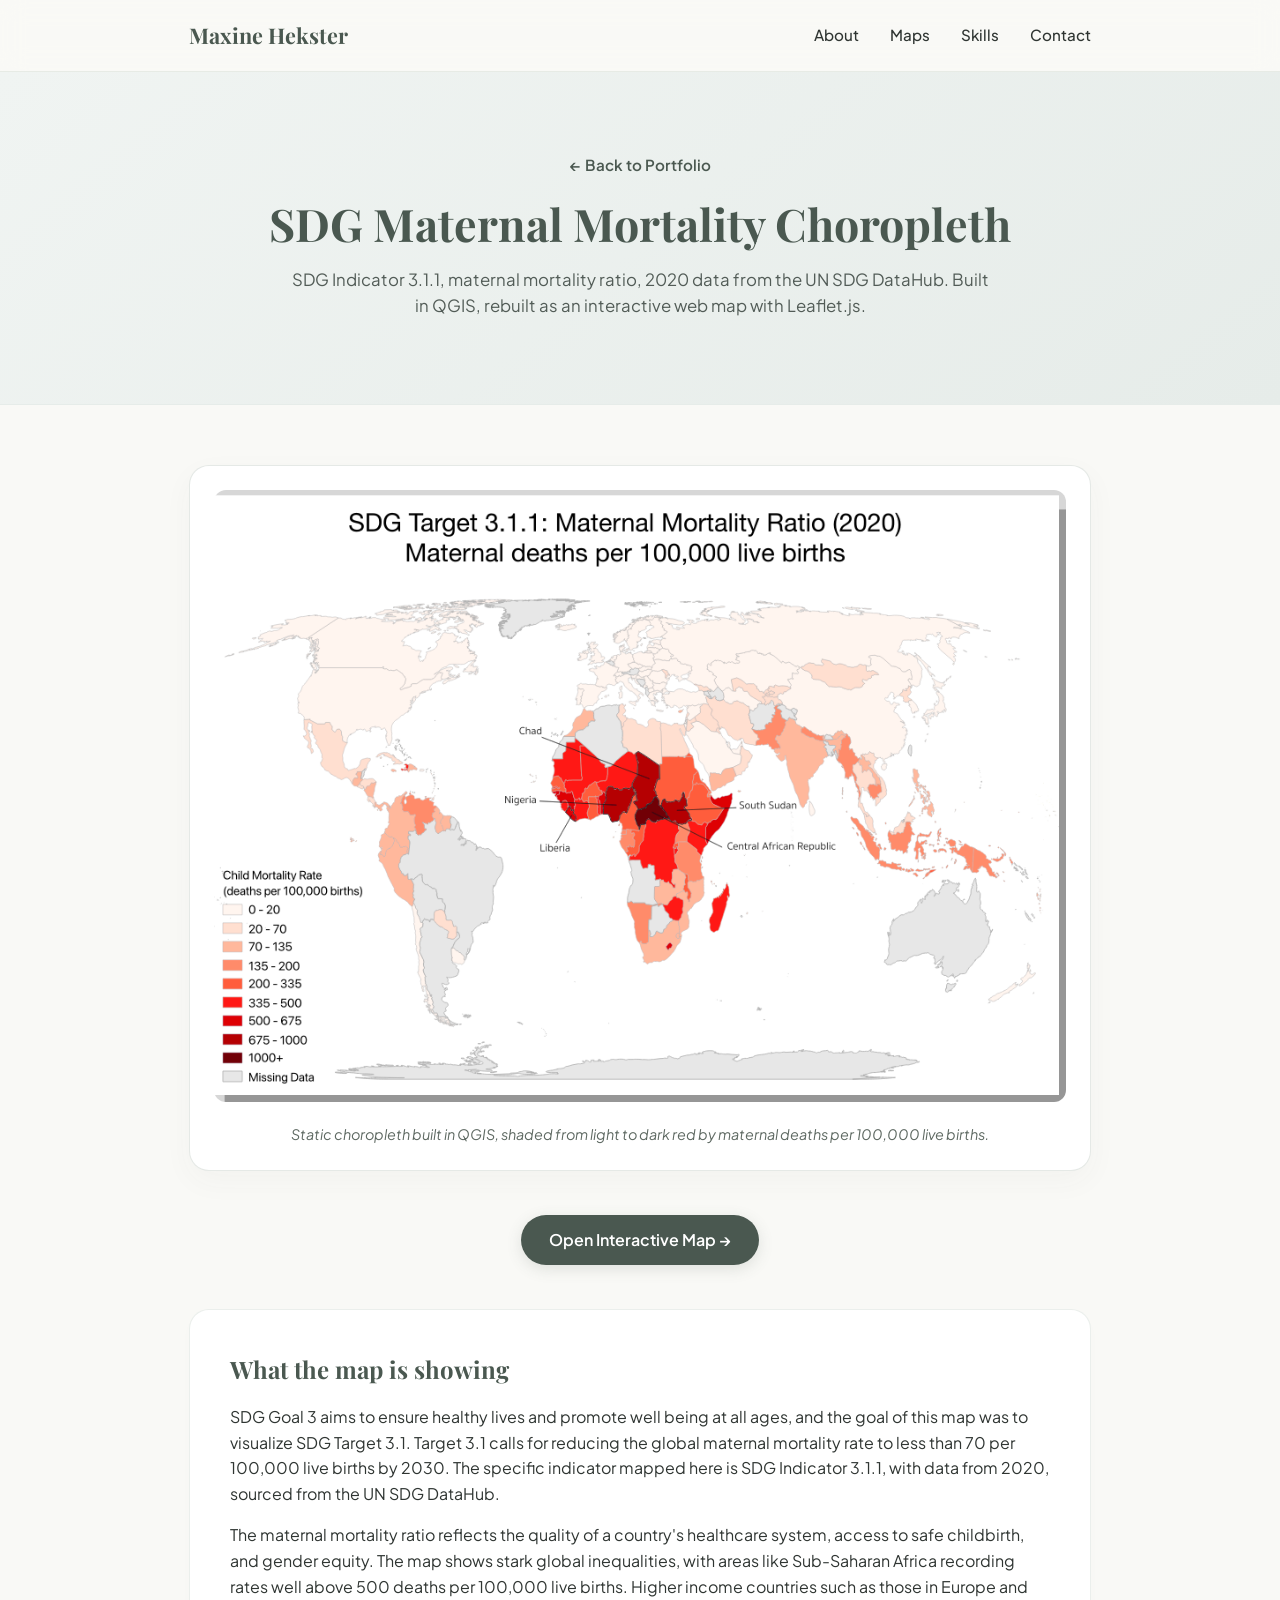
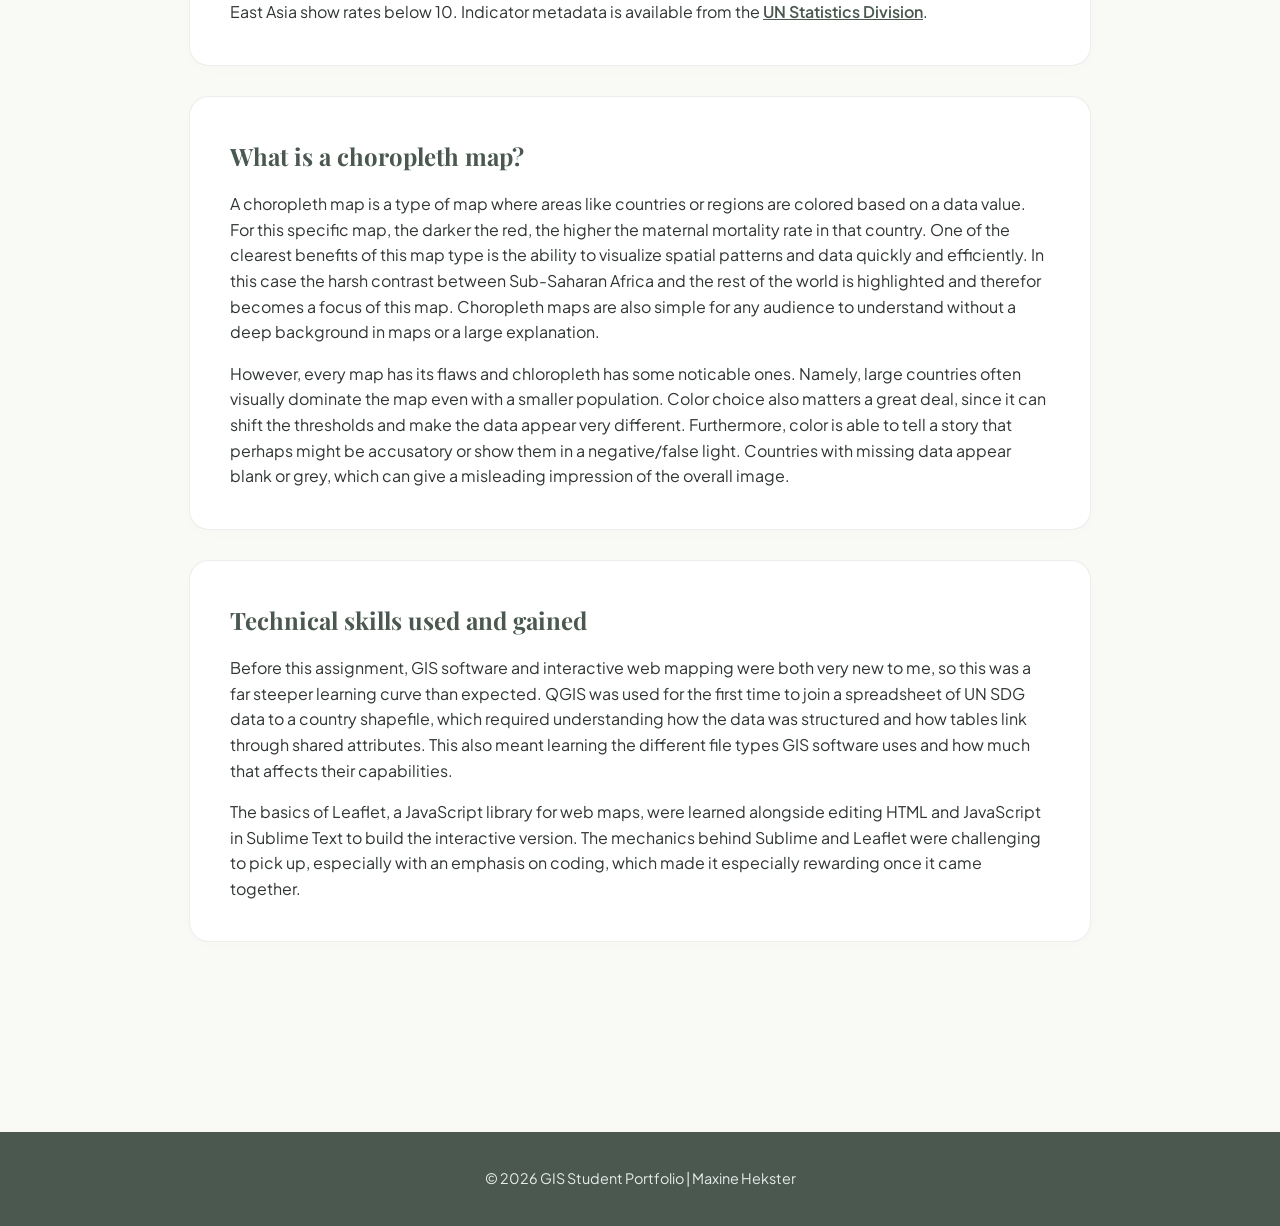
<file: projects/choropleth.html>
<!DOCTYPE html>
<html lang="en">
<head>
  <meta charset="UTF-8" />
  <meta name="viewport" content="width=device-width, initial-scale=1.0"/>
  <title>SDG Maternal Mortality Choropleth ~ GIS Portfolio</title>

  <link rel="preconnect" href="https://fonts.googleapis.com">
  <link rel="preconnect" href="https://fonts.gstatic.com" crossorigin>
  <link href="https://fonts.googleapis.com/css2?family=Playfair+Display:ital,wght@0,400..700;1,400..700&family=Plus+Jakarta+Sans:wght@300;400;500;600;700&display=swap" rel="stylesheet">

  <style>
    /* --- Minimalist Sage Green & Earth Aesthetic Theme Variables --- */
    :root {
      --bg-cream: #F9F9F6;       
      --sage-light: #E6ECE9;     
      --sage-med: #BDC9C1;       
      --sage-dark: #4A5850;      
      --text-dark: #2F3532;      
      --white: #FFFFFF;
      --radius: 20px;            
    }

    * { box-sizing: border-box; margin: 0; padding: 0; }
    body {
      font-family: 'Plus Jakarta Sans', sans-serif;
      background-color: var(--bg-cream);
      color: var(--text-dark);
      line-height: 1.6;
    }
    .container { max-width: 950px; margin: 0 auto; padding: 0 24px; }
    
    header {
      background-color: rgba(249, 249, 246, 0.85);
      backdrop-filter: blur(12px);
      -webkit-backdrop-filter: blur(12px);
      position: sticky; top: 0; z-index: 1000;
      border-bottom: 1px solid rgba(189, 201, 193, 0.3);
    }
    nav { display: flex; justify-content: space-between; align-items: center; padding: 18px 0; }
    .logo { font-family: 'Playfair Display', serif; font-weight: 700; font-size: 1.35rem; color: var(--sage-dark); text-decoration: none; }
    .nav-links a { text-decoration: none; color: var(--text-dark); margin-left: 28px; font-weight: 500; font-size: 0.95rem; }

    .project-hero { padding: 80px 0 60px 0; background: linear-gradient(140deg, #F0F4F2 0%, #E6ECE9 100%); border-bottom: 1px solid var(--sage-light); text-align: center; }
    .project-hero h1 { font-family: 'Playfair Display', serif; font-size: 2.8rem; color: var(--sage-dark); margin-bottom: 16px; line-height: 1.2; }
    .project-meta { font-size: 1.05rem; color: #525C57; max-width: 700px; margin: 0 auto 24px auto; }
    .back-btn { display: inline-block; text-decoration: none; color: var(--sage-dark); font-weight: 600; font-size: 0.95rem; margin-bottom: 20px; transition: color 0.3s; }
    .back-btn:hover { color: var(--text-dark); }

    .content-section { padding: 60px 0 100px 0; }
    .media-card { background: var(--white); padding: 24px; border-radius: var(--radius); border: 1px solid rgba(189, 201, 193, 0.4); box-shadow: 0 10px 30px rgba(74, 88, 80, 0.04); margin-bottom: 44px; text-align: center; }
    .media-card img { max-width: 100%; height: auto; border-radius: calc(var(--radius) - 8px); }
    .caption { font-size: 0.9rem; color: #5E6962; margin-top: 14px; font-style: italic; }

    .button { display: inline-block; padding: 12px 28px; background-color: var(--sage-dark); color: var(--white); text-decoration: none; border-radius: 50px; font-weight: 600; box-shadow: 0 4px 15px rgba(74, 88, 80, 0.15); transition: all 0.3s; margin-bottom: 44px; }
    .button:hover { background-color: var(--text-dark); transform: translateY(-2px); }

    .qa-box { background: var(--white); padding: 40px; border-radius: var(--radius); border: 1px solid rgba(189, 201, 193, 0.3); margin-bottom: 30px; box-shadow: 0 4px 20px rgba(0,0,0,0.01); }
    .qa-box h3 { font-family: 'Playfair Display', serif; font-size: 1.5rem; color: var(--sage-dark); margin-bottom: 16px; }
    .qa-box p { margin-bottom: 16px; color: var(--text-dark); }
    .qa-box p:last-child { margin-bottom: 0; }
    .qa-box a { color: var(--sage-dark); font-weight: 600; }

    footer { background-color: var(--sage-dark); color: var(--sage-light); text-align: center; padding: 35px 0; font-size: 0.9rem; margin-top: 60px; }
  </style>
</head>
<body>

  <header>
    <div class="container">
      <nav>
        <a href="../index.html" class="logo">Maxine Hekster</a>
        <div class="nav-links">
          <a href="../index.html#about">About</a>
          <a href="../index.html#maps">Maps</a>
          <a href="../index.html#skills">Skills</a>
          <a href="../index.html#contact">Contact</a>
        </div>
      </nav>
    </div>
  </header>

  <section class="project-hero">
    <div class="container">
      <a href="../index.html#maps" class="back-btn">← Back to Portfolio</a>
      <h1>SDG Maternal Mortality Choropleth</h1>
      <p class="project-meta">
        SDG Indicator 3.1.1, maternal mortality ratio, 2020 data from the UN SDG DataHub. Built in QGIS, rebuilt as an interactive web map with Leaflet.js.
      </p>
    </div>
  </section>

  <section class="content-section">
    <div class="container">

      <div class="media-card">
        <img src="../images/01-choropleth.jpg" alt="SDG Maternal Mortality Choropleth Map">
        <div class="caption">Static choropleth built in QGIS, shaded from light to dark red by maternal deaths per 100,000 live births.</div>
      </div>

      <div style="text-align: center;">
        <a href="../leaflet/choropleth.html" class="button">Open Interactive Map →</a>
      </div>

      <div class="qa-box">
        <h3>What the map is showing</h3>
        <p>
          SDG Goal 3 aims to ensure healthy lives and promote well being at all ages, and the goal of this map
          was to visualize SDG Target 3.1. Target 3.1 calls for reducing the global maternal mortality rate to
          less than 70 per 100,000 live births by 2030. The specific indicator mapped here is SDG Indicator 3.1.1,
          with data from 2020, sourced from the UN SDG DataHub.
        </p>
        <p>
          The maternal mortality ratio reflects the quality of a country's healthcare system, access to safe
          childbirth, and gender equity. The map shows stark global inequalities, with areas like Sub-Saharan Africa
          recording rates well above 500 deaths per 100,000 live births. Higher income countries such
          as those in Europe and East Asia show rates below 10. Indicator metadata is available from the
          <a href="https://unstats.un.org/sdgs/metadata/?text=maternal+mortality" target="_blank" rel="noopener">UN Statistics Division</a>.
        </p>
      </div>

      <div class="qa-box">
        <h3>What is a choropleth map?</h3>
        <p>
          A choropleth map is a type of map where areas like countries or regions are colored based on a data
          value. For this specific map, the darker the red, the higher the maternal mortality rate in that country. One of the
          clearest benefits of this map type is the ability to visualize spatial patterns and data quickly and efficiently. In this case
          the harsh contrast between Sub-Saharan Africa and the rest of the world is highlighted and therefor becomes a focus of this map. 
          Choropleth maps are also simple for any audience to understand without a deep background in maps or a large explanation.
        </p>
        <p>
          However, every map has its flaws and chloropleth has some noticable ones. Namely, large countries often 
          visually dominate the map even with a smaller population. Color choice also matters a great deal, since 
          it can shift the thresholds and make the data appear very different. Furthermore, color is able to tell a story 
          that perhaps might be accusatory or show them in a negative/false light. Countries with missing data appear
          blank or grey, which can give a misleading impression of the overall image.
        </p>
      </div>

      <div class="qa-box">
        <h3>Technical skills used and gained</h3>
        <p>
          Before this assignment, GIS software and interactive web mapping were both very new to me, so this was
          a far steeper learning curve than expected. QGIS was used for the first time to join a spreadsheet of UN
          SDG data to a country shapefile, which required understanding how the data was structured and how
          tables link through shared attributes. This also meant learning the different file types GIS software
          uses and how much that affects their capabilities.
        </p>
        <p>
          The basics of Leaflet, a JavaScript library for web maps, were learned alongside editing HTML and
          JavaScript in Sublime Text to build the interactive version. The mechanics behind Sublime and Leaflet
          were challenging to pick up, especially with an emphasis on coding, which made it especially rewarding once it came together.
        </p>
      </div>

    </div>
  </section>

  <footer>
    <div class="container">
      © 2026 GIS Student Portfolio | Maxine Hekster
    </div>
  </footer>

</body>
</html>
</file>
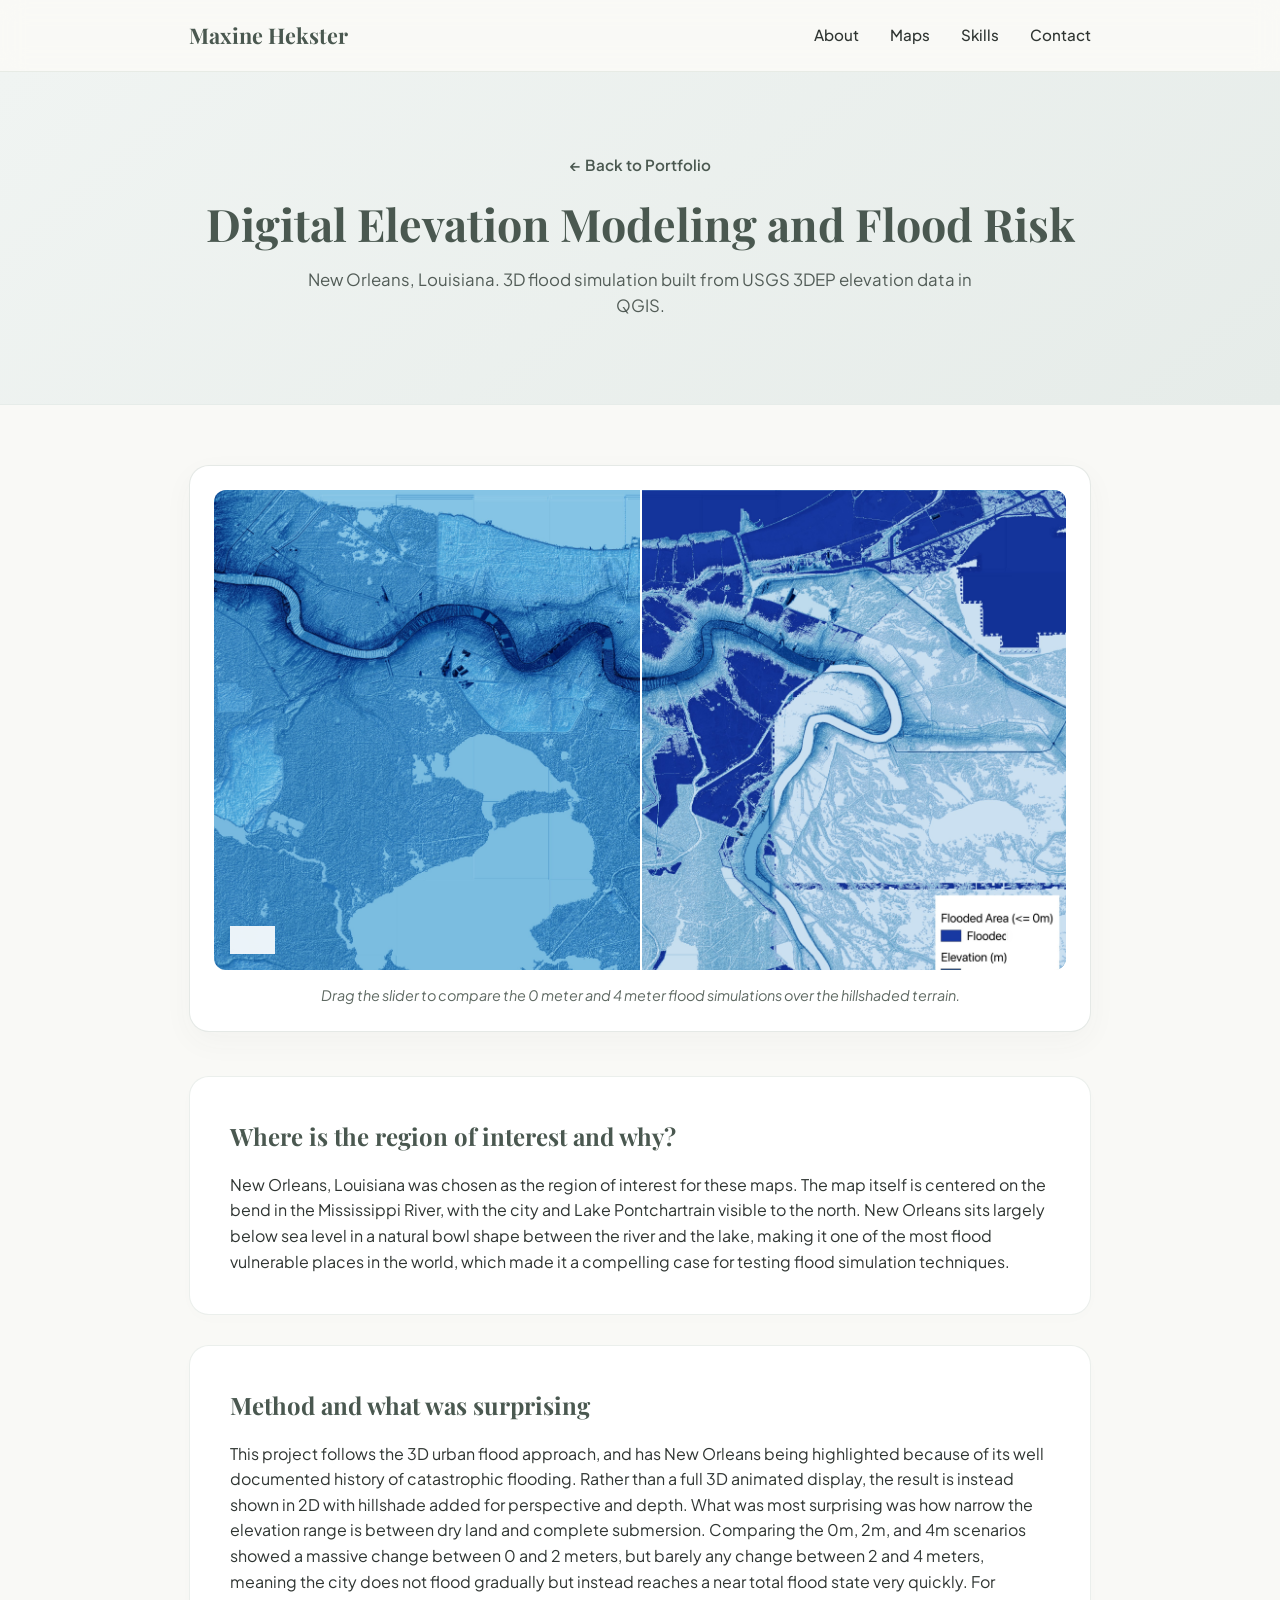
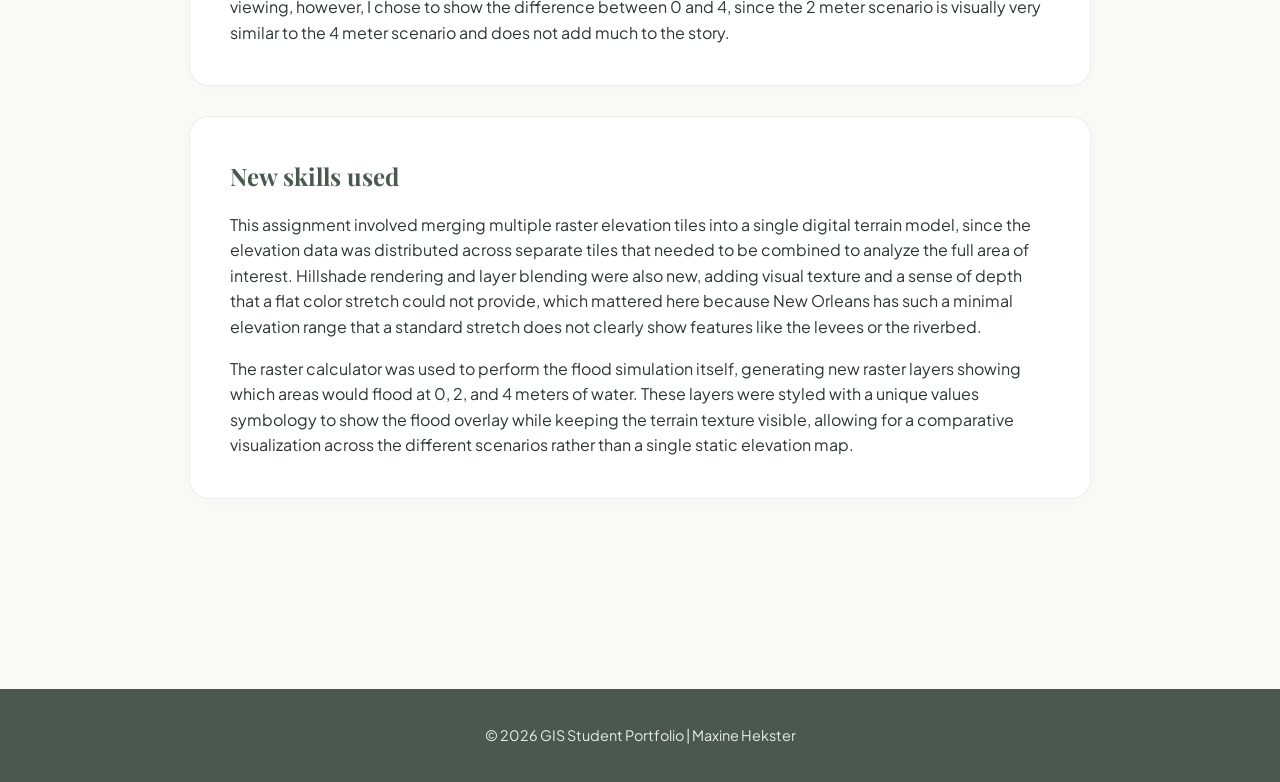
<file: projects/flood.html>
<!DOCTYPE html>
<html lang="en">
<head>
  <meta charset="UTF-8" />
  <meta name="viewport" content="width=device-width, initial-scale=1.0"/>
  <title>Digital Elevation Modeling and Flood Risk ~ GIS Portfolio</title>

  <link rel="preconnect" href="https://fonts.googleapis.com">
  <link rel="preconnect" href="https://fonts.gstatic.com" crossorigin>
  <link href="https://fonts.googleapis.com/css2?family=Playfair+Display:ital,wght@0,400..700;1,400..700&family=Plus+Jakarta+Sans:wght@300;400;500;600;700&display=swap" rel="stylesheet">

  <style>
    :root {
      --bg-cream: #F9F9F6;       
      --sage-light: #E6ECE9;     
      --sage-med: #BDC9C1;       
      --sage-dark: #4A5850;      
      --text-dark: #2F3532;      
      --white: #FFFFFF;
      --radius: 20px;            
    }

    * { box-sizing: border-box; margin: 0; padding: 0; }
    body { font-family: 'Plus Jakarta Sans', sans-serif; background-color: var(--bg-cream); color: var(--text-dark); line-height: 1.6; }
    .container { max-width: 950px; margin: 0 auto; padding: 0 24px; }
    
    header { background-color: rgba(249, 249, 246, 0.85); backdrop-filter: blur(12px); -webkit-backdrop-filter: blur(12px); position: sticky; top: 0; z-index: 1000; border-bottom: 1px solid rgba(189, 201, 193, 0.3); }
    nav { display: flex; justify-content: space-between; align-items: center; padding: 18px 0; }
    .logo { font-family: 'Playfair Display', serif; font-weight: 700; font-size: 1.35rem; color: var(--sage-dark); text-decoration: none; }
    .nav-links a { text-decoration: none; color: var(--text-dark); margin-left: 28px; font-weight: 500; font-size: 0.95rem; }

    .project-hero { padding: 80px 0 60px 0; background: linear-gradient(140deg, #F0F4F2 0%, #E6ECE9 100%); border-bottom: 1px solid var(--sage-light); text-align: center; }
    .project-hero h1 { font-family: 'Playfair Display', serif; font-size: 2.8rem; color: var(--sage-dark); margin-bottom: 16px; line-height: 1.2; }
    .project-meta { font-size: 1.05rem; color: #525C57; max-width: 700px; margin: 0 auto 24px auto; }
    .back-btn { display: inline-block; text-decoration: none; color: var(--sage-dark); font-weight: 600; font-size: 0.95rem; margin-bottom: 20px; }

    .content-section { padding: 60px 0 100px 0; }
    
    /* Image Comparison Slider Styling */
    .media-card { background: var(--white); padding: 24px; border-radius: var(--radius); border: 1px solid rgba(189, 201, 193, 0.4); box-shadow: 0 10px 30px rgba(74, 88, 80, 0.04); margin-bottom: 44px; }
    .compare-slider { position: relative; width: 100%; height: 480px; border-radius: calc(var(--radius) - 8px); overflow: hidden; background-color: var(--sage-light); }
    .compare-slider img { width: 100%; height: 100%; object-fit: cover; position: absolute; top: 0; left: 0; }
    .compare-after { clip-path: inset(0 0 0 50%); }
    .compare-divider { position: absolute; top: 0; bottom: 0; left: 50%; width: 2px; background: white; z-index: 3; }
    .compare-label { position: absolute; bottom: 16px; background: rgba(255,255,255,0.9); backdrop-filter: blur(4px); padding: 4px 12px; font-size: 0.8rem; border-radius: 6px; font-weight: bold; color: var(--text-dark); z-index: 4; }
    .compare-label.left { left: 16px; }
    .compare-label.right { right: 16px; }
    .compare-range { position: absolute; top: 0; left: 0; width: 100%; height: 100%; opacity: 0; cursor: ew-resize; z-index: 5; }
    .caption { font-size: 0.9rem; color: #5E6962; margin-top: 14px; text-align: center; font-style: italic; }

    .qa-box { background: var(--white); padding: 40px; border-radius: var(--radius); border: 1px solid rgba(189, 201, 193, 0.3); margin-bottom: 30px; box-shadow: 0 4px 20px rgba(0,0,0,0.01); }
    .qa-box h3 { font-family: 'Playfair Display', serif; font-size: 1.5rem; color: var(--sage-dark); margin-bottom: 16px; }
    .qa-box p { margin-bottom: 16px; color: var(--text-dark); }
    .qa-box p:last-child { margin-bottom: 0; }

    footer { background-color: var(--sage-dark); color: var(--sage-light); text-align: center; padding: 35px 0; font-size: 0.9rem; margin-top: 60px; }
  </style>
</head>
<body>

  <header>
    <div class="container">
      <nav>
        <a href="../index.html" class="logo">Maxine Hekster</a>
        <div class="nav-links">
          <a href="../index.html#about">About</a>
          <a href="../index.html#maps">Maps</a>
          <a href="../index.html#skills">Skills</a>
          <a href="../index.html#contact">Contact</a>
        </div>
      </nav>
    </div>
  </header>

  <section class="project-hero">
    <div class="container">
      <a href="../index.html#maps" class="back-btn">← Back to Portfolio</a>
      <h1>Digital Elevation Modeling and Flood Risk</h1>
      <p class="project-meta">
        New Orleans, Louisiana. 3D flood simulation built from USGS 3DEP elevation data in QGIS.
      </p>
    </div>
  </section>

  <section class="content-section">
    <div class="container">

      <div class="media-card">
        <div class="compare-slider" id="floodCompare">
          <img class="compare-before" src="../images/03a-flood-0m.jpg" alt="New Orleans flood risk at 0 meters">
          <img class="compare-after" src="../images/03b-flood-4m.jpg" alt="New Orleans flood risk at 4 meters">
          <div class="compare-divider"></div>
          <div class="compare-label left">0m</div>
          <div class="compare-label right">4m</div>
          <input type="range" class="compare-range" min="0" max="100" value="50" oninput="updateCompare('floodCompare', this.value)">
        </div>
        <div class="caption">Drag the slider to compare the 0 meter and 4 meter flood simulations over the hillshaded terrain.</div>
      </div>

      <div class="qa-box">
        <h3>Where is the region of interest and why?</h3>
        <p>
          New Orleans, Louisiana was chosen as the region of interest for these maps. The map itself is centered on 
          the bend in the Mississippi River, with the city and Lake Pontchartrain visible to the north. New Orleans 
          sits largely below sea level in a natural bowl shape between the river and the lake, making it one of the most
          flood vulnerable places in the world, which made it a compelling case for testing flood simulation
          techniques.
        </p>
      </div>

      <div class="qa-box">
        <h3>Method and what was surprising</h3>
        <p>
          This project follows the 3D urban flood approach, and has New Orleans being highlighted because of its well documented
          history of catastrophic flooding. Rather than a full 3D animated display, the result is instead shown in 2D with
          hillshade added for perspective and depth. What was most surprising was how narrow the elevation range is
          between dry land and complete submersion. Comparing the 0m, 2m, and 4m scenarios showed a massive
          change between 0 and 2 meters, but barely any change between 2 and 4 meters, meaning the city does not
          flood gradually but instead reaches a near total flood state very quickly. For viewing, however, I chose 
          to show the difference between 0 and 4, since the 2 meter scenario is visually very similar to the 4 meter 
          scenario and does not add much to the story.
        </p>
      </div>

      <div class="qa-box">
        <h3>New skills used</h3>
        <p>
          This assignment involved merging multiple raster elevation tiles into a single digital terrain model,
          since the elevation data was distributed across separate tiles that needed to be combined to analyze
          the full area of interest. Hillshade rendering and layer blending were also new, adding visual texture
          and a sense of depth that a flat color stretch could not provide, which mattered here because New
          Orleans has such a minimal elevation range that a standard stretch does not clearly show features like
          the levees or the riverbed.
        </p>
        <p>
          The raster calculator was used to perform the flood simulation itself, generating new raster layers
          showing which areas would flood at 0, 2, and 4 meters of water. These layers were styled with a
          unique values symbology to show the flood overlay while keeping the terrain texture visible, allowing
          for a comparative visualization across the different scenarios rather than a single static elevation
          map.
        </p>
      </div>

    </div>
  </section>

  <footer>
    <div class="container">
      © 2026 GIS Student Portfolio | Maxine Hekster
    </div>
  </footer>

  <script>
    function updateCompare(id, val) {
      const slider = document.getElementById(id);
      const afterImg = slider.querySelector('.compare-after');
      const divider = slider.querySelector('.compare-divider');
      afterImg.style.clipPath = `inset(0 0 0 ${val}%)`;
      divider.style.left = `${val}%`;
    }
  </script>
</body>
</html>
</file>
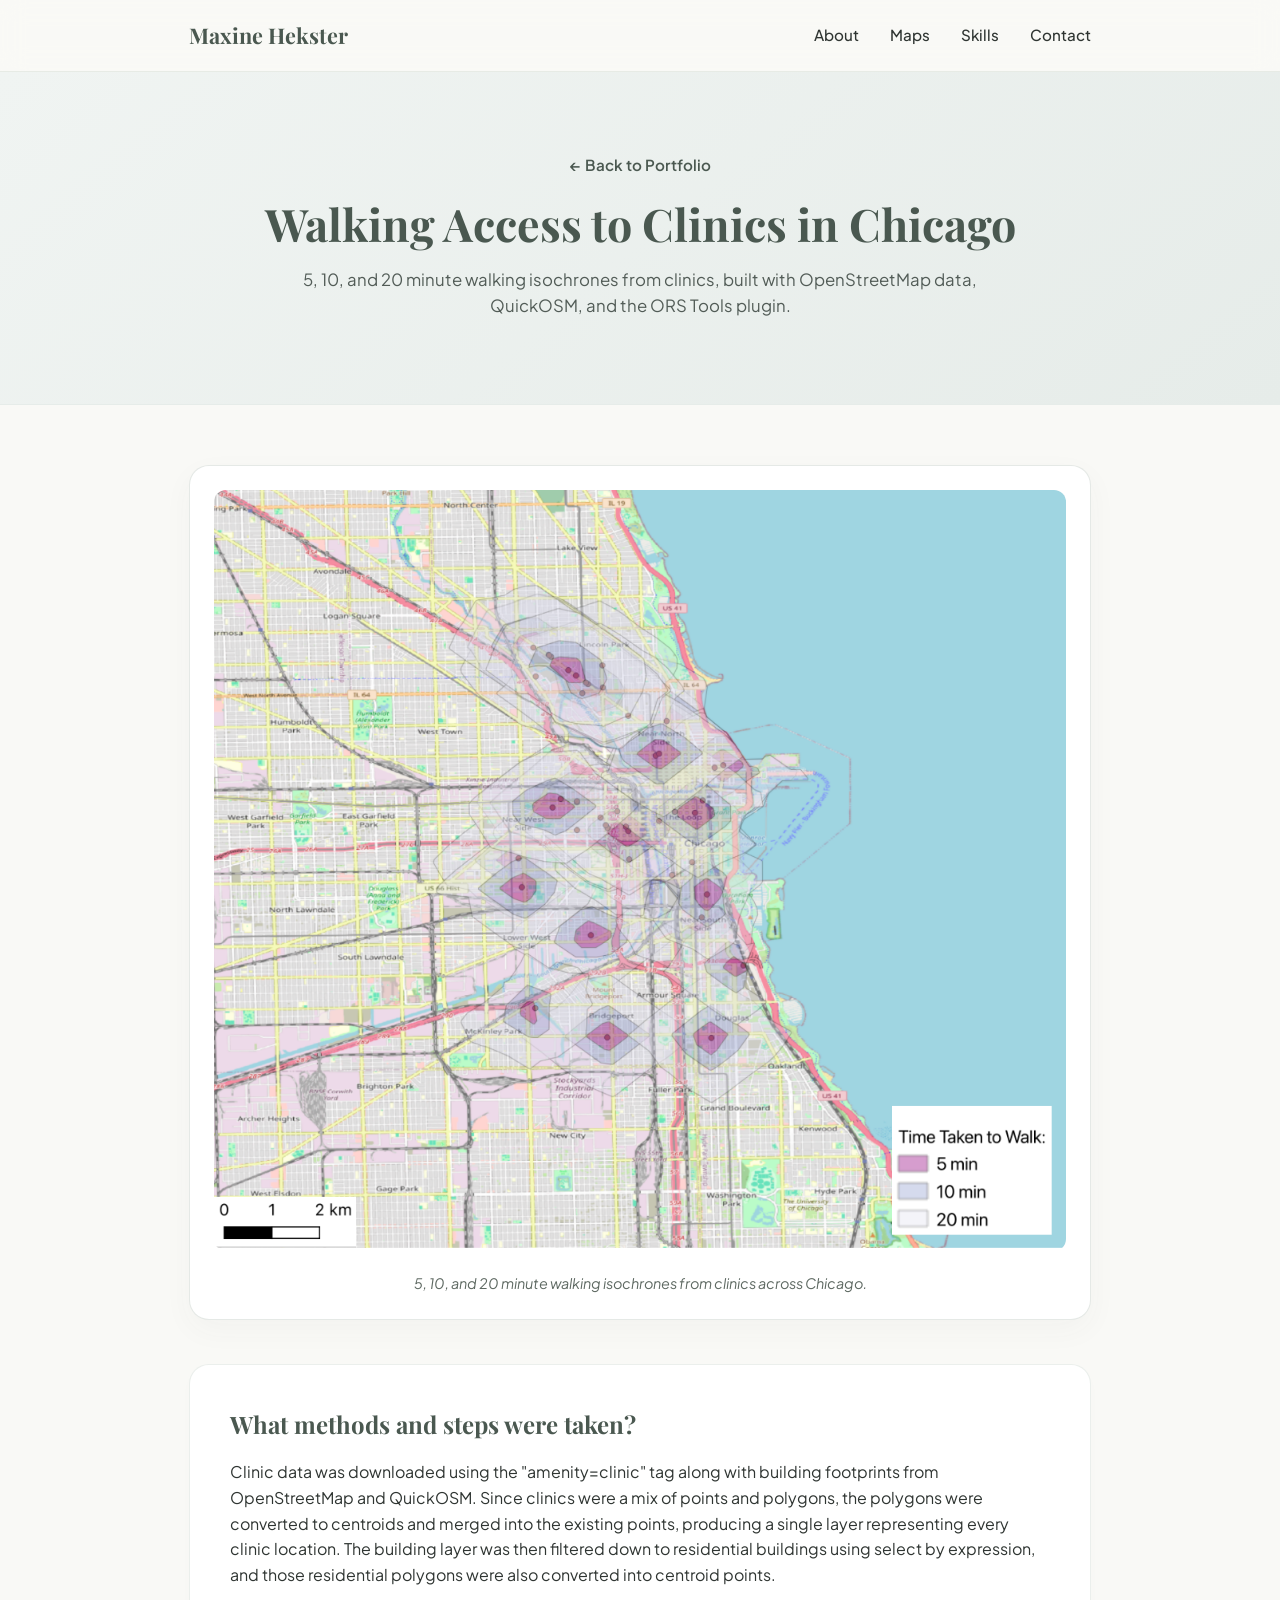
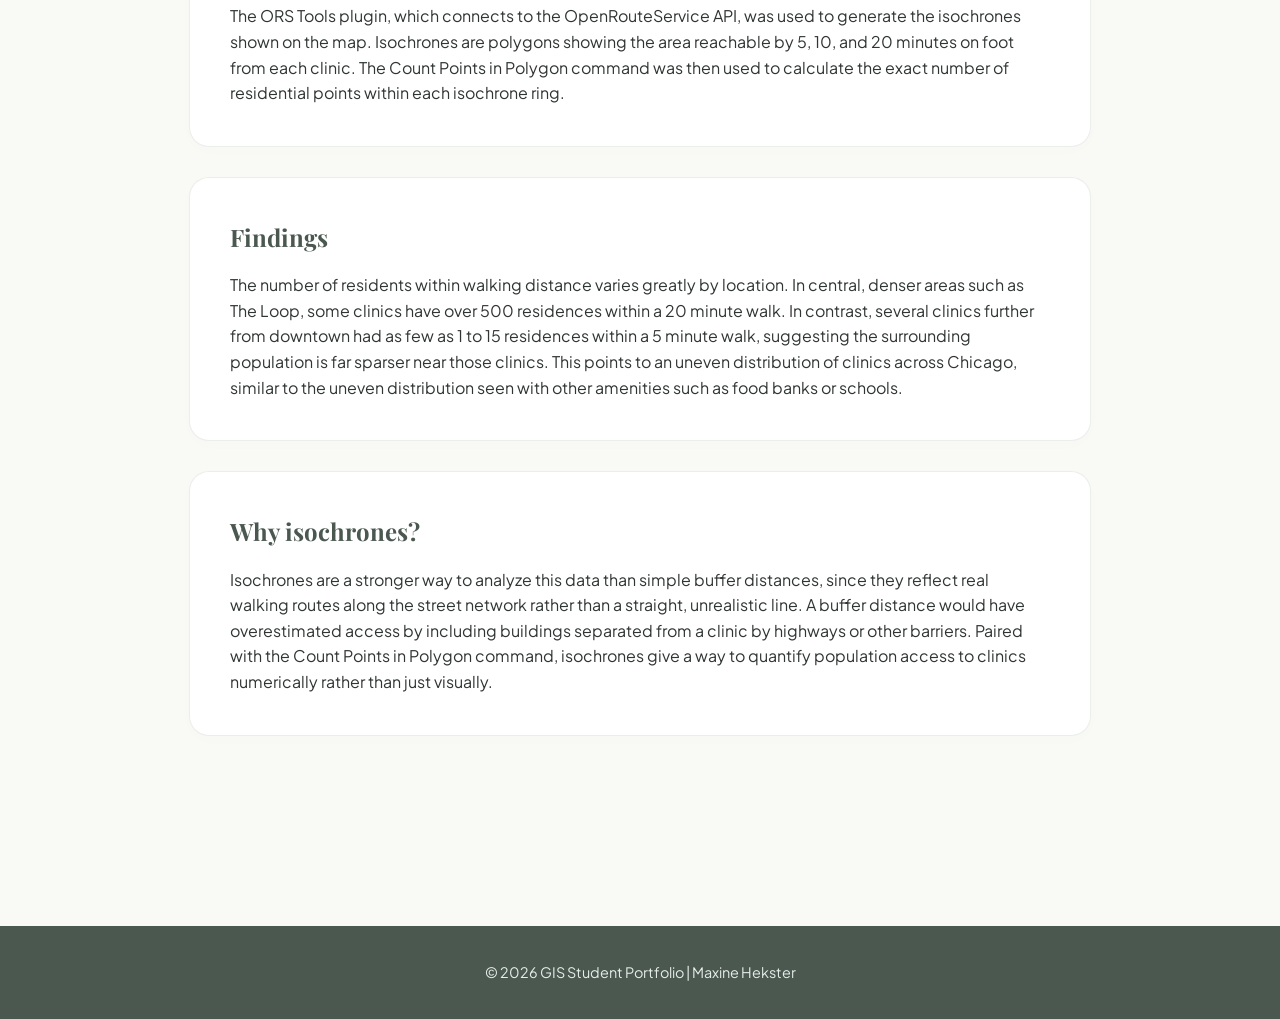
<file: projects/isochrones.html>
<!DOCTYPE html>
<html lang="en">
<head>
  <meta charset="UTF-8" />
  <meta name="viewport" content="width=device-width, initial-scale=1.0"/>
  <title>Walking Access to Clinics in Chicago ~ GIS Portfolio</title>

  <link rel="preconnect" href="https://fonts.googleapis.com">
  <link rel="preconnect" href="https://fonts.gstatic.com" crossorigin>
  <link href="https://fonts.googleapis.com/css2?family=Playfair+Display:ital,wght@0,400..700;1,400..700&family=Plus+Jakarta+Sans:wght@300;400;500;600;700&display=swap" rel="stylesheet">

  <style>
    :root {
      --bg-cream: #F9F9F6;       
      --sage-light: #E6ECE9;     
      --sage-med: #BDC9C1;       
      --sage-dark: #4A5850;      
      --text-dark: #2F3532;      
      --white: #FFFFFF;
      --radius: 20px;            
    }

    * { box-sizing: border-box; margin: 0; padding: 0; }
    body { font-family: 'Plus Jakarta Sans', sans-serif; background-color: var(--bg-cream); color: var(--text-dark); line-height: 1.6; }
    .container { max-width: 950px; margin: 0 auto; padding: 0 24px; }
    
    header { background-color: rgba(249, 249, 246, 0.85); backdrop-filter: blur(12px); -webkit-backdrop-filter: blur(12px); position: sticky; top: 0; z-index: 1000; border-bottom: 1px solid rgba(189, 201, 193, 0.3); }
    nav { display: flex; justify-content: space-between; align-items: center; padding: 18px 0; }
    .logo { font-family: 'Playfair Display', serif; font-weight: 700; font-size: 1.35rem; color: var(--sage-dark); text-decoration: none; }
    .nav-links a { text-decoration: none; color: var(--text-dark); margin-left: 28px; font-weight: 500; font-size: 0.95rem; }

    .project-hero { padding: 80px 0 60px 0; background: linear-gradient(140deg, #F0F4F2 0%, #E6ECE9 100%); border-bottom: 1px solid var(--sage-light); text-align: center; }
    .project-hero h1 { font-family: 'Playfair Display', serif; font-size: 2.8rem; color: var(--sage-dark); margin-bottom: 16px; line-height: 1.2; }
    .project-meta { font-size: 1.05rem; color: #525C57; max-width: 700px; margin: 0 auto 24px auto; }
    .back-btn { display: inline-block; text-decoration: none; color: var(--sage-dark); font-weight: 600; font-size: 0.95rem; margin-bottom: 20px; }

    .content-section { padding: 60px 0 100px 0; }
    .media-card { background: var(--white); padding: 24px; border-radius: var(--radius); border: 1px solid rgba(189, 201, 193, 0.4); box-shadow: 0 10px 30px rgba(74, 88, 80, 0.04); margin-bottom: 44px; text-align: center; }
    .media-card img { max-width: 100%; height: auto; border-radius: calc(var(--radius) - 8px); }
    .caption { font-size: 0.9rem; color: #5E6962; margin-top: 14px; font-style: italic; }

    .qa-box { background: var(--white); padding: 40px; border-radius: var(--radius); border: 1px solid rgba(189, 201, 193, 0.3); margin-bottom: 30px; box-shadow: 0 4px 20px rgba(0,0,0,0.01); }
    .qa-box h3 { font-family: 'Playfair Display', serif; font-size: 1.5rem; color: var(--sage-dark); margin-bottom: 16px; }
    .qa-box p { margin-bottom: 16px; color: var(--text-dark); }
    .qa-box p:last-child { margin-bottom: 0; }

    footer { background-color: var(--sage-dark); color: var(--sage-light); text-align: center; padding: 35px 0; font-size: 0.9rem; margin-top: 60px; }
  </style>
</head>
<body>

  <header>
    <div class="container">
      <nav>
        <a href="../index.html" class="logo">Maxine Hekster</a>
        <div class="nav-links">
          <a href="../index.html#about">About</a>
          <a href="../index.html#maps">Maps</a>
          <a href="../index.html#skills">Skills</a>
          <a href="../index.html#contact">Contact</a>
        </div>
      </nav>
    </div>
  </header>

  <section class="project-hero">
    <div class="container">
      <a href="../index.html#maps" class="back-btn">← Back to Portfolio</a>
      <h1>Walking Access to Clinics in Chicago</h1>
      <p class="project-meta">
        5, 10, and 20 minute walking isochrones from clinics, built with OpenStreetMap data, QuickOSM, and the ORS Tools plugin.
      </p>
    </div>
  </section>

  <section class="content-section">
    <div class="container">

      <div class="media-card">
        <img src="../images/02-isochrones.jpg" alt="Chicago Clinic Walking Access Isochrones">
        <div class="caption">5, 10, and 20 minute walking isochrones from clinics across Chicago.</div>
      </div>

      <div class="qa-box">
        <h3>What methods and steps were taken?</h3>
        <p>
          Clinic data was downloaded using the "amenity=clinic" tag along with building footprints from
          OpenStreetMap and QuickOSM. Since clinics were a mix of points and polygons, the polygons were
          converted to centroids and merged into the existing points, producing a single layer representing
          every clinic location. The building layer was then filtered down to residential buildings using
          select by expression, and those residential polygons were also converted into centroid points.
        </p>
        <p>
          The ORS Tools plugin, which connects to the OpenRouteService API, was used to generate the
          isochrones shown on the map. Isochrones are polygons showing the area reachable by 5, 10, and 20
          minutes on foot from each clinic. The Count Points in Polygon command was then used to calculate
          the exact number of residential points within each isochrone ring.
        </p>
      </div>

      <div class="qa-box">
        <h3>Findings</h3>
        <p>
          The number of residents within walking distance varies greatly by location. In central, denser areas
          such as The Loop, some clinics have over 500 residences within a 20 minute walk. In contrast, several
          clinics further from downtown had as few as 1 to 15 residences within a 5 minute walk, suggesting the
          surrounding population is far sparser near those clinics. This points to an uneven distribution of
          clinics across Chicago, similar to the uneven distribution seen with other amenities such as food
          banks or schools.
        </p>
      </div>

      <div class="qa-box">
        <h3>Why isochrones?</h3>
        <p>
          Isochrones are a stronger way to analyze this data than simple buffer distances, since they reflect
          real walking routes along the street network rather than a straight, unrealistic line. A buffer
          distance would have overestimated access by including buildings separated from a clinic by highways
          or other barriers. Paired with the Count Points in Polygon command, isochrones give a way to quantify
          population access to clinics numerically rather than just visually.
        </p>
      </div>

    </div>
  </section>

  <footer>
    <div class="container">
      © 2026 GIS Student Portfolio | Maxine Hekster
    </div>
  </footer>

</body>
</html>
</file>
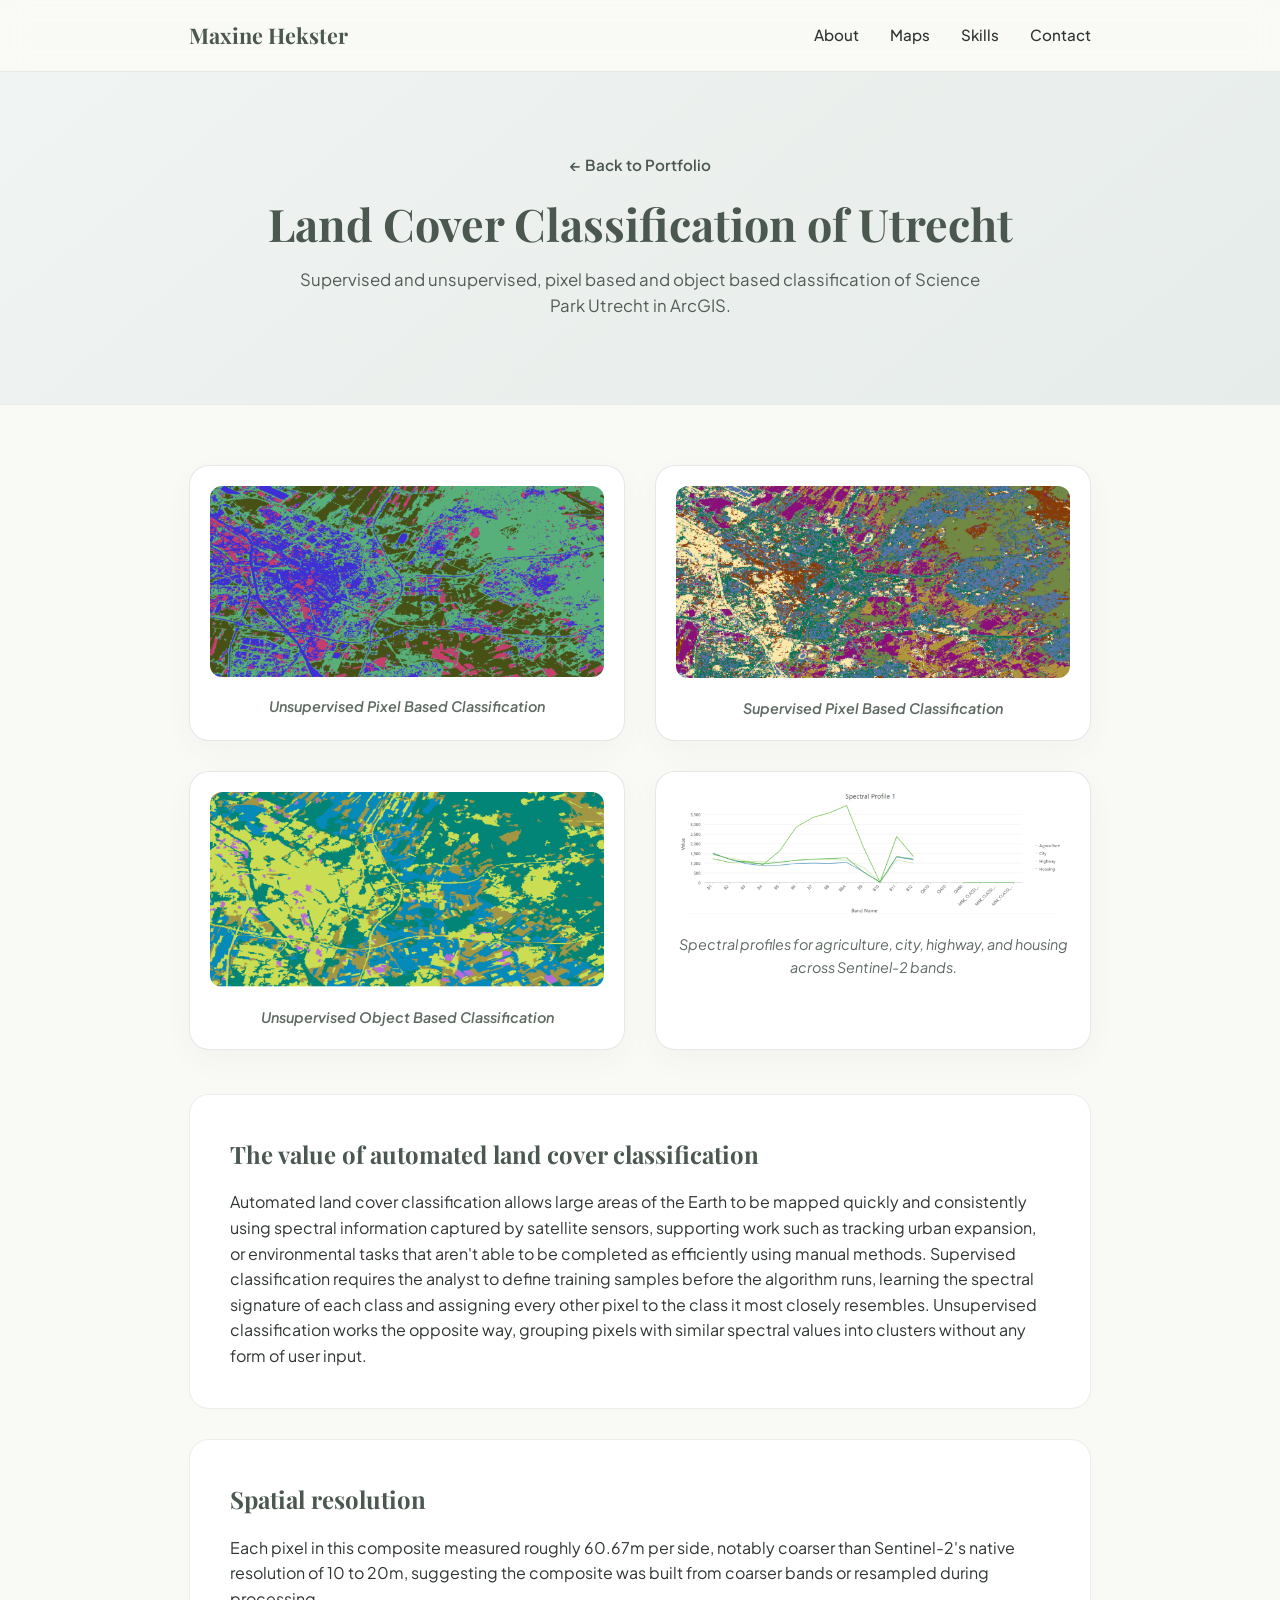
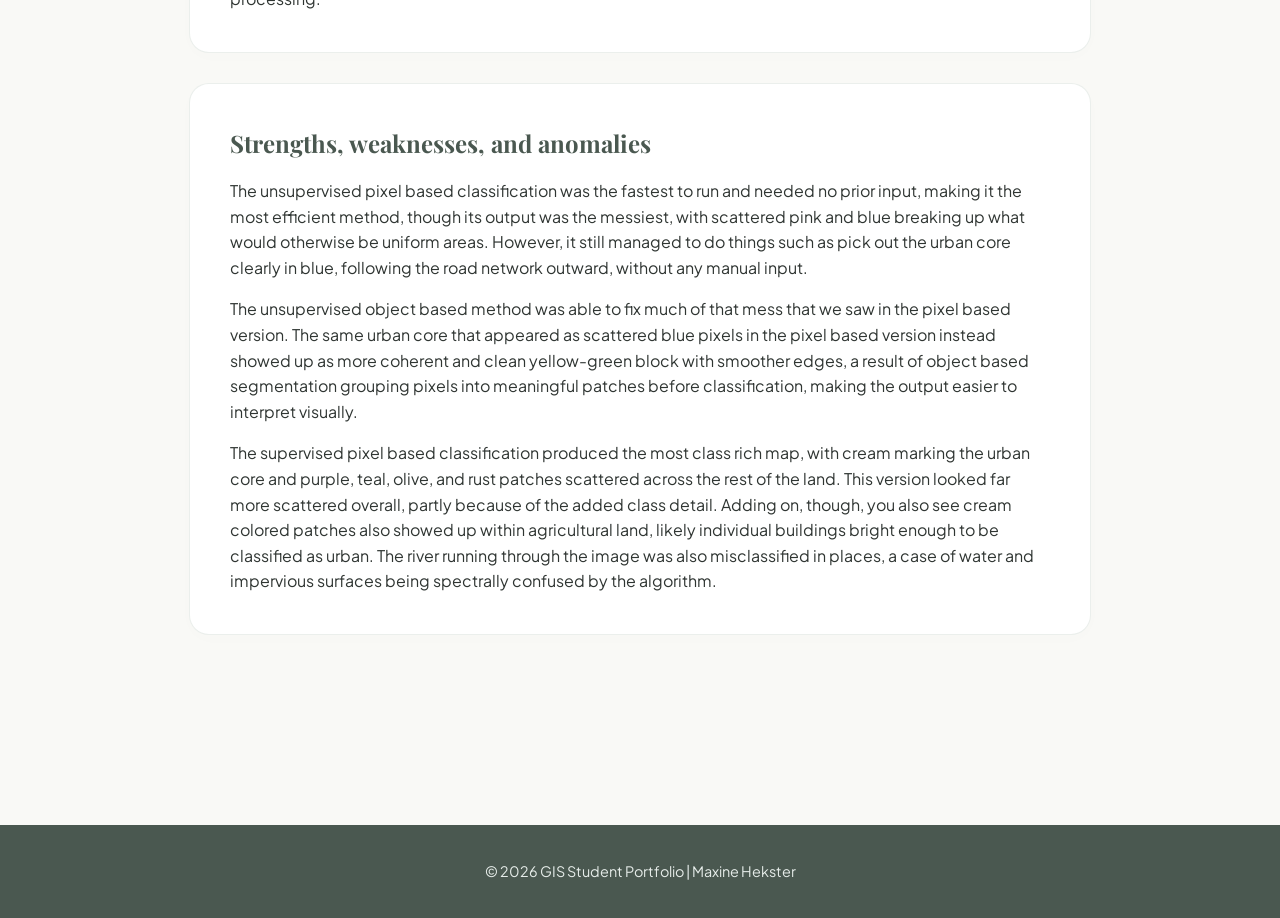
<file: projects/landcover.html>
<!DOCTYPE html>
<html lang="en">
<head>
  <meta charset="UTF-8" />
  <meta name="viewport" content="width=device-width, initial-scale=1.0"/>
  <title>Land Cover Classification of Utrecht ~ GIS Portfolio</title>

  <link rel="preconnect" href="https://fonts.googleapis.com">
  <link rel="preconnect" href="https://fonts.gstatic.com" crossorigin>
  <link href="https://fonts.googleapis.com/css2?family=Playfair+Display:ital,wght@0,400..700;1,400..700&family=Plus+Jakarta+Sans:wght@300;400;500;600;700&display=swap" rel="stylesheet">

  <style>
    :root {
      --bg-cream: #F9F9F6;       
      --sage-light: #E6ECE9;     
      --sage-med: #BDC9C1;       
      --sage-dark: #4A5850;      
      --text-dark: #2F3532;      
      --white: #FFFFFF;
      --radius: 20px;            
    }

    * { box-sizing: border-box; margin: 0; padding: 0; }
    body { font-family: 'Plus Jakarta Sans', sans-serif; background-color: var(--bg-cream); color: var(--text-dark); line-height: 1.6; }
    .container { max-width: 950px; margin: 0 auto; padding: 0 24px; }
    
    header { background-color: rgba(249, 249, 246, 0.85); backdrop-filter: blur(12px); -webkit-backdrop-filter: blur(12px); position: sticky; top: 0; z-index: 1000; border-bottom: 1px solid rgba(189, 201, 193, 0.3); }
    nav { display: flex; justify-content: space-between; align-items: center; padding: 18px 0; }
    .logo { font-family: 'Playfair Display', serif; font-weight: 700; font-size: 1.35rem; color: var(--sage-dark); text-decoration: none; }
    .nav-links a { text-decoration: none; color: var(--text-dark); margin-left: 28px; font-weight: 500; font-size: 0.95rem; }

    .project-hero { padding: 80px 0 60px 0; background: linear-gradient(140deg, #F0F4F2 0%, #E6ECE9 100%); border-bottom: 1px solid var(--sage-light); text-align: center; }
    .project-hero h1 { font-family: 'Playfair Display', serif; font-size: 2.8rem; color: var(--sage-dark); margin-bottom: 16px; line-height: 1.2; }
    .project-meta { font-size: 1.05rem; color: #525C57; max-width: 700px; margin: 0 auto 24px auto; }
    .back-btn { display: inline-block; text-decoration: none; color: var(--sage-dark); font-weight: 600; font-size: 0.95rem; margin-bottom: 20px; }

    .content-section { padding: 60px 0 100px 0; }
    
    /* 2x2 Image Layout Styling */
    .image-grid { display: grid; grid-template-columns: repeat(auto-fit, minmax(400px, 1fr)); gap: 30px; margin-bottom: 44px; }
    @media (max-width: 768px) { .image-grid { grid-template-columns: 1fr; } }
    
    .media-card { background: var(--white); padding: 20px; border-radius: var(--radius); border: 1px solid rgba(189, 201, 193, 0.4); box-shadow: 0 10px 30px rgba(74, 88, 80, 0.04); text-align: center; }
    .media-card img { max-width: 100%; height: auto; border-radius: calc(var(--radius) - 8px); }
    .caption { font-size: 0.9rem; color: #5E6962; margin-top: 12px; font-style: italic; }

    .qa-box { background: var(--white); padding: 40px; border-radius: var(--radius); border: 1px solid rgba(189, 201, 193, 0.3); margin-bottom: 30px; box-shadow: 0 4px 20px rgba(0,0,0,0.01); }
    .qa-box h3 { font-family: 'Playfair Display', serif; font-size: 1.5rem; color: var(--sage-dark); margin-bottom: 16px; }
    .qa-box p { margin-bottom: 16px; color: var(--text-dark); }
    .qa-box p:last-child { margin-bottom: 0; }

    footer { background-color: var(--sage-dark); color: var(--sage-light); text-align: center; padding: 35px 0; font-size: 0.9rem; margin-top: 60px; }
  </style>
</head>
<body>

  <header>
    <div class="container">
      <nav>
        <a href="../index.html" class="logo">Maxine Hekster</a>
        <div class="nav-links">
          <a href="../index.html#about">About</a>
          <a href="../index.html#maps">Maps</a>
          <a href="../index.html#skills">Skills</a>
          <a href="../index.html#contact">Contact</a>
        </div>
      </nav>
    </div>
  </header>

  <section class="project-hero">
    <div class="container">
      <a href="../index.html#maps" class="back-btn">← Back to Portfolio</a>
      <h1>Land Cover Classification of Utrecht</h1>
      <p class="project-meta">
        Supervised and unsupervised, pixel based and object based classification of Science Park Utrecht in ArcGIS.
      </p>
    </div>
  </section>

  <section class="content-section">
    <div class="container">

      <div class="image-grid">
        <div class="media-card">
          <img src="../images/05a-unsupervised-pixel.jpg" alt="Unsupervised pixel based classification of Utrecht">
          <div class="caption" style="font-weight: 600;">Unsupervised Pixel Based Classification</div>
        </div>
        <div class="media-card">
          <img src="../images/05b-supervised-pixel.jpg" alt="Supervised pixel based classification of Utrecht">
          <div class="caption" style="font-weight: 600;">Supervised Pixel Based Classification</div>
        </div>
        <div class="media-card">
          <img src="../images/05c-unsupervised-object.jpg" alt="Unsupervised object based classification of Utrecht">
          <div class="caption" style="font-weight: 600;">Unsupervised Object Based Classification</div>
        </div>
        <div class="media-card">
          <img src="../images/05d-spectral-profile.jpg" alt="Spectral profile chart across four land cover types">
          <div class="caption">Spectral profiles for agriculture, city, highway, and housing across Sentinel-2 bands.</div>
        </div>
      </div>

      <div class="qa-box">
        <h3>The value of automated land cover classification</h3>
        <p>
          Automated land cover classification allows large areas of the Earth to be mapped quickly and
          consistently using spectral information captured by satellite sensors, supporting work such as
          tracking urban expansion, or environmental tasks that aren't able to be completed as efficiently using manual methods. 
          Supervised classification requires the analyst to define training samples before the algorithm runs, 
          learning the spectral signature of each class and assigning every other pixel to the class it most closely resembles. 
          Unsupervised classification works the opposite way, grouping pixels with similar spectral values into clusters without 
          any form of user input.
        </p>
      </div>

      <div class="qa-box">
        <h3>Spatial resolution</h3>
        <p>
          Each pixel in this composite measured roughly 60.67m per side, notably coarser than Sentinel-2's
          native resolution of 10 to 20m, suggesting the composite was built from coarser bands or resampled
          during processing.
        </p>
      </div>

      <div class="qa-box">
        <h3>Strengths, weaknesses, and anomalies</h3>
        <p>
          The unsupervised pixel based classification was the fastest to run and needed no prior input, making
          it the most efficient method, though its output was the messiest, with scattered pink and blue
          breaking up what would otherwise be uniform areas. However, it still managed to do things such as pick 
          out the urban core clearly in blue, following the road network outward, without any manual input.
        </p>
        <p>
          The unsupervised object based method was able to fix much of that mess that we saw in the pixel based version. 
          The same urban core that appeared as scattered blue pixels in the pixel based version instead showed up as more 
          coherent and clean yellow-green block with smoother edges, a result of object based segmentation grouping pixels 
          into meaningful patches before classification, making the output easier to interpret visually.
        </p>
        <p>
          The supervised pixel based classification produced the most class rich map, with cream marking
          the urban core and purple, teal, olive, and rust patches scattered across the rest of the land. This
          version looked far more scattered overall, partly because of the added class detail. Adding on, though,
          you also see cream colored patches also showed up within agricultural land, likely individual buildings 
          bright enough to be classified as urban. The river running through the image was also misclassified in 
          places, a case of water and impervious surfaces being spectrally confused by the algorithm.
        </p>
      </div>

    </div>
  </section>

  <footer>
    <div class="container">
      © 2026 GIS Student Portfolio | Maxine Hekster
    </div>
  </footer>

</body>
</html>
</file>
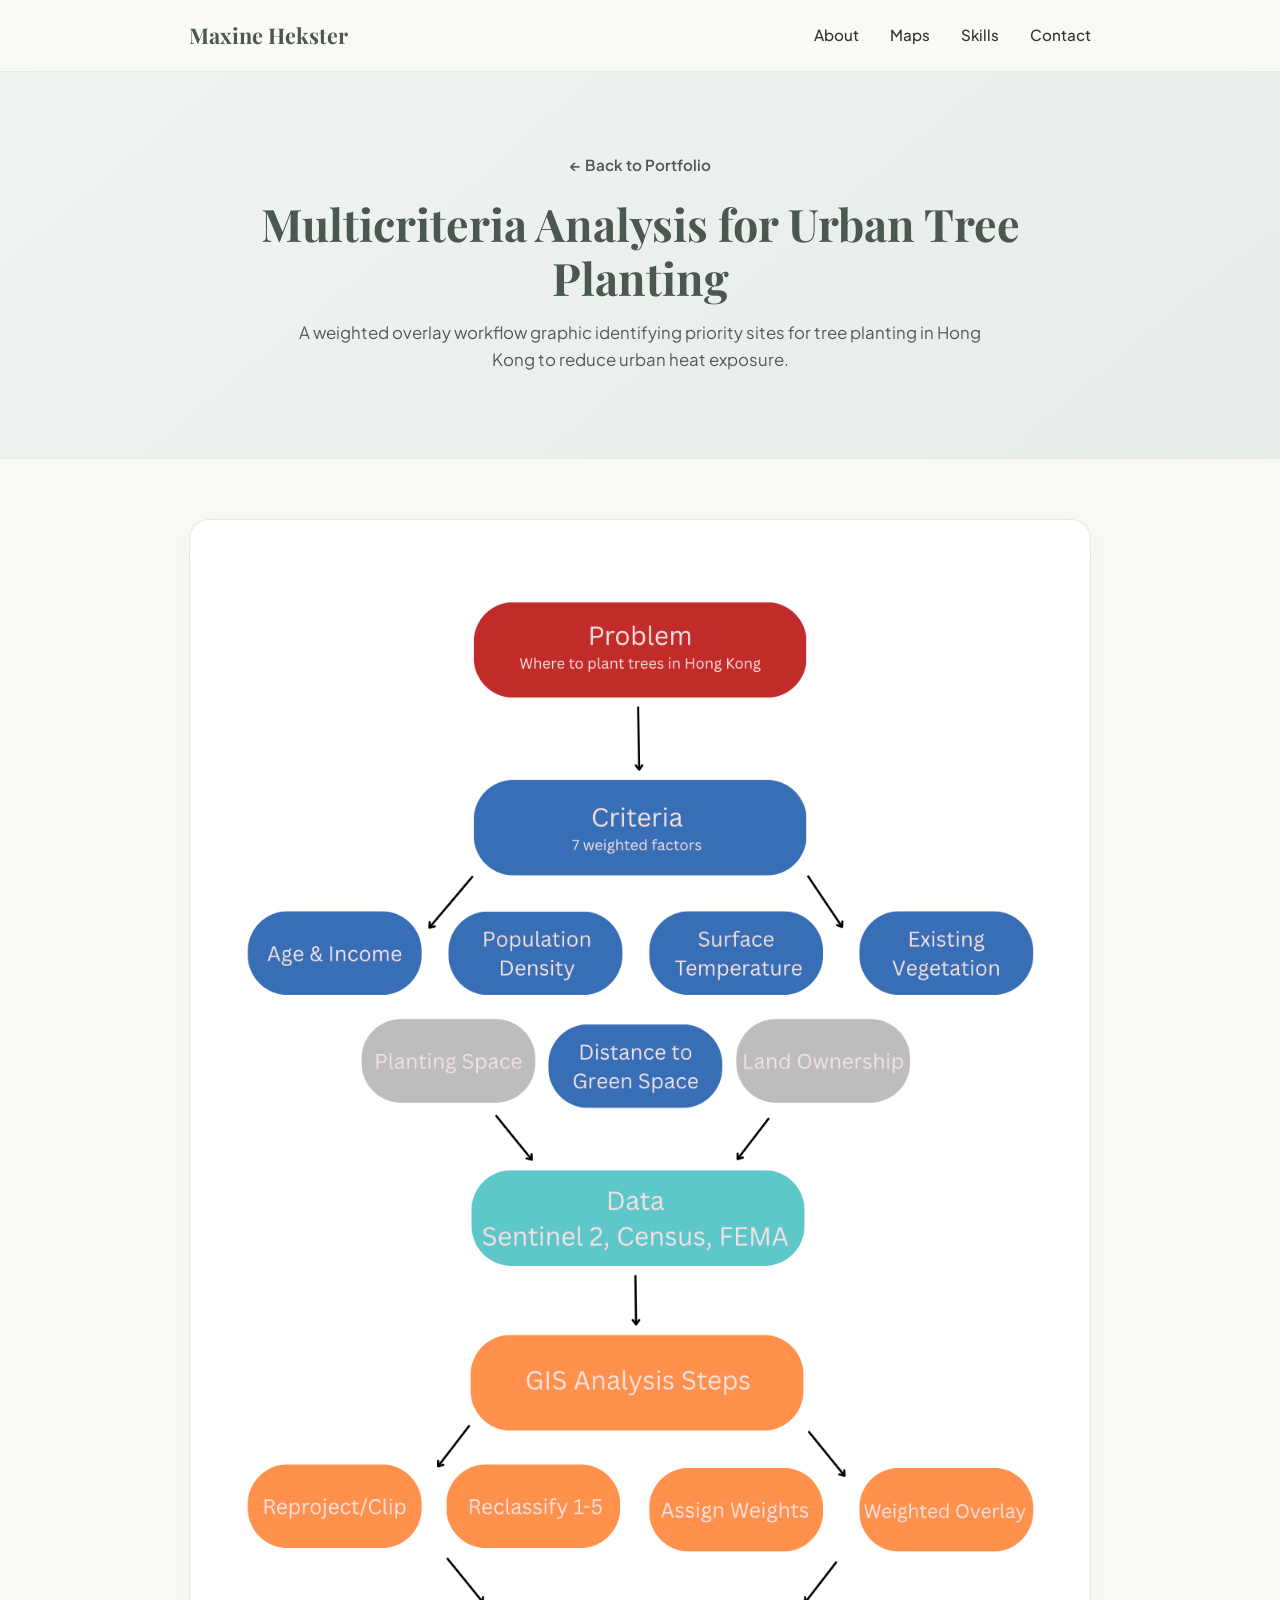
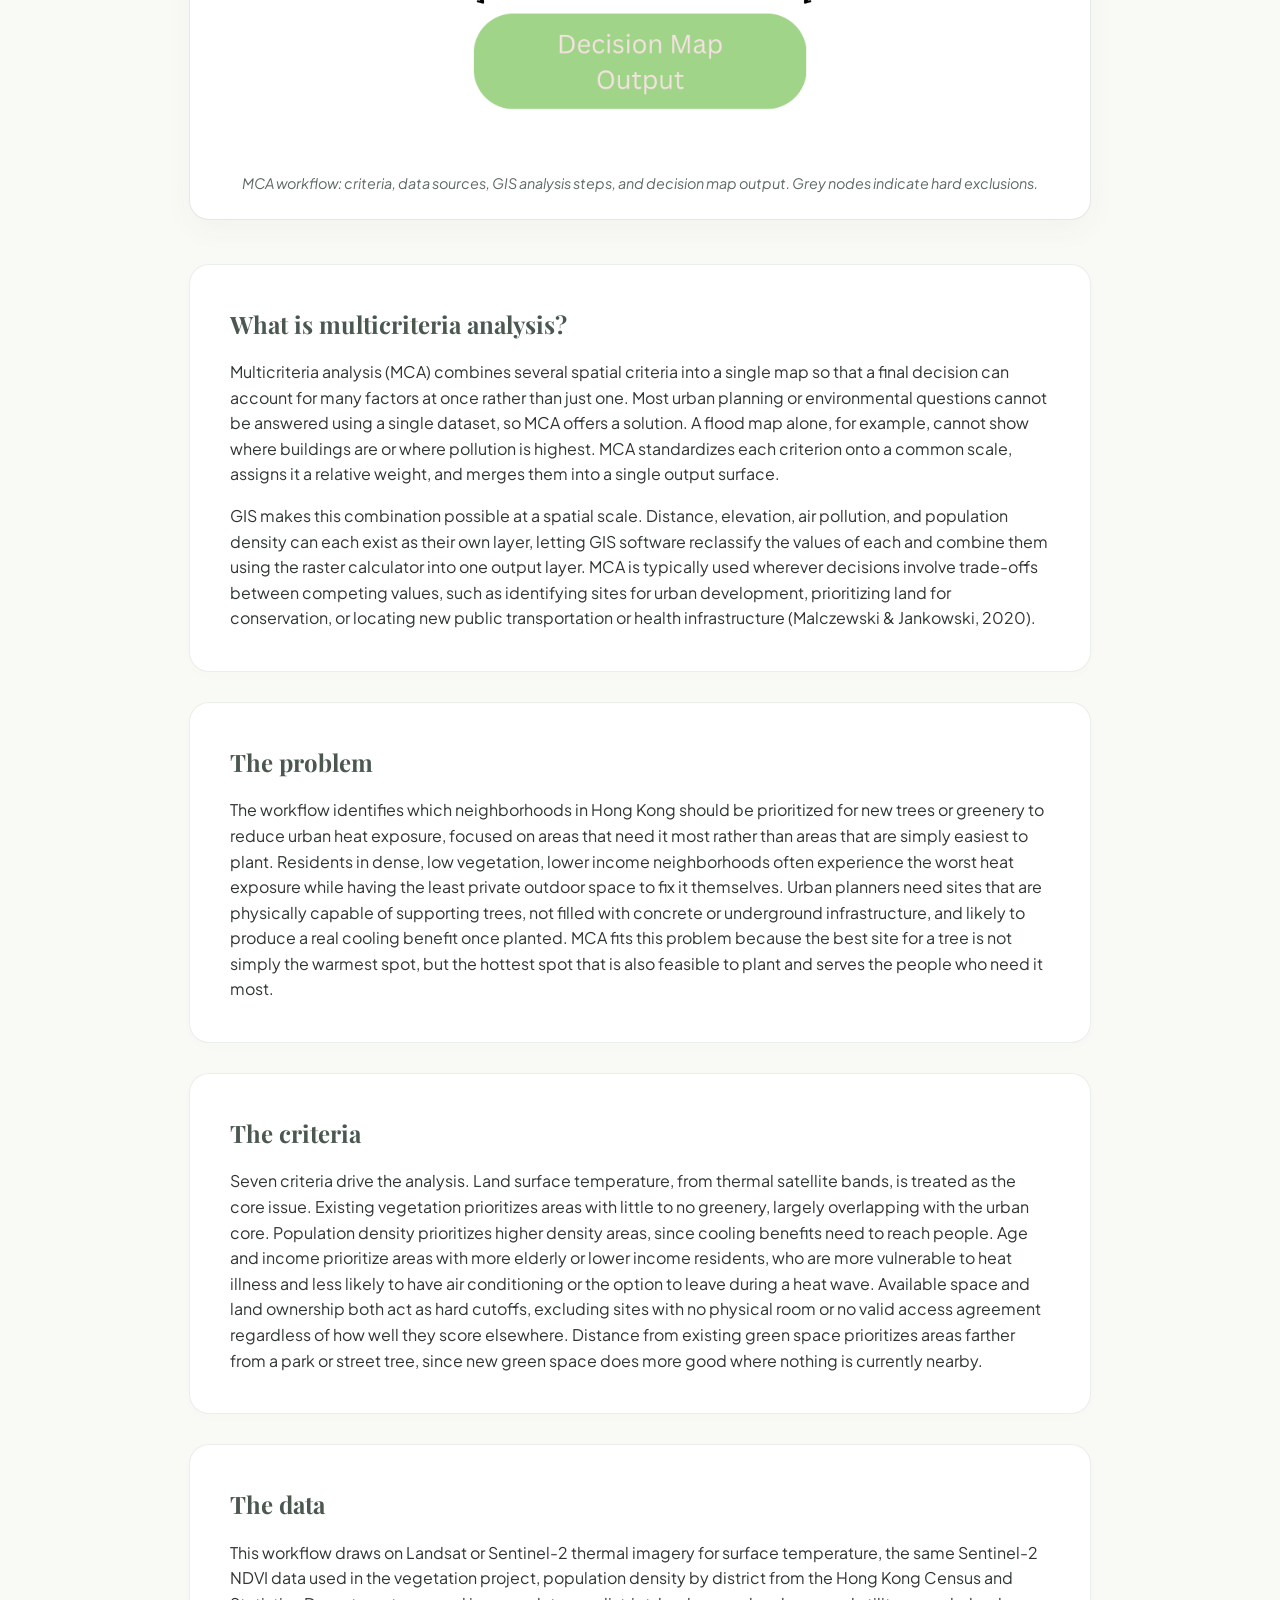
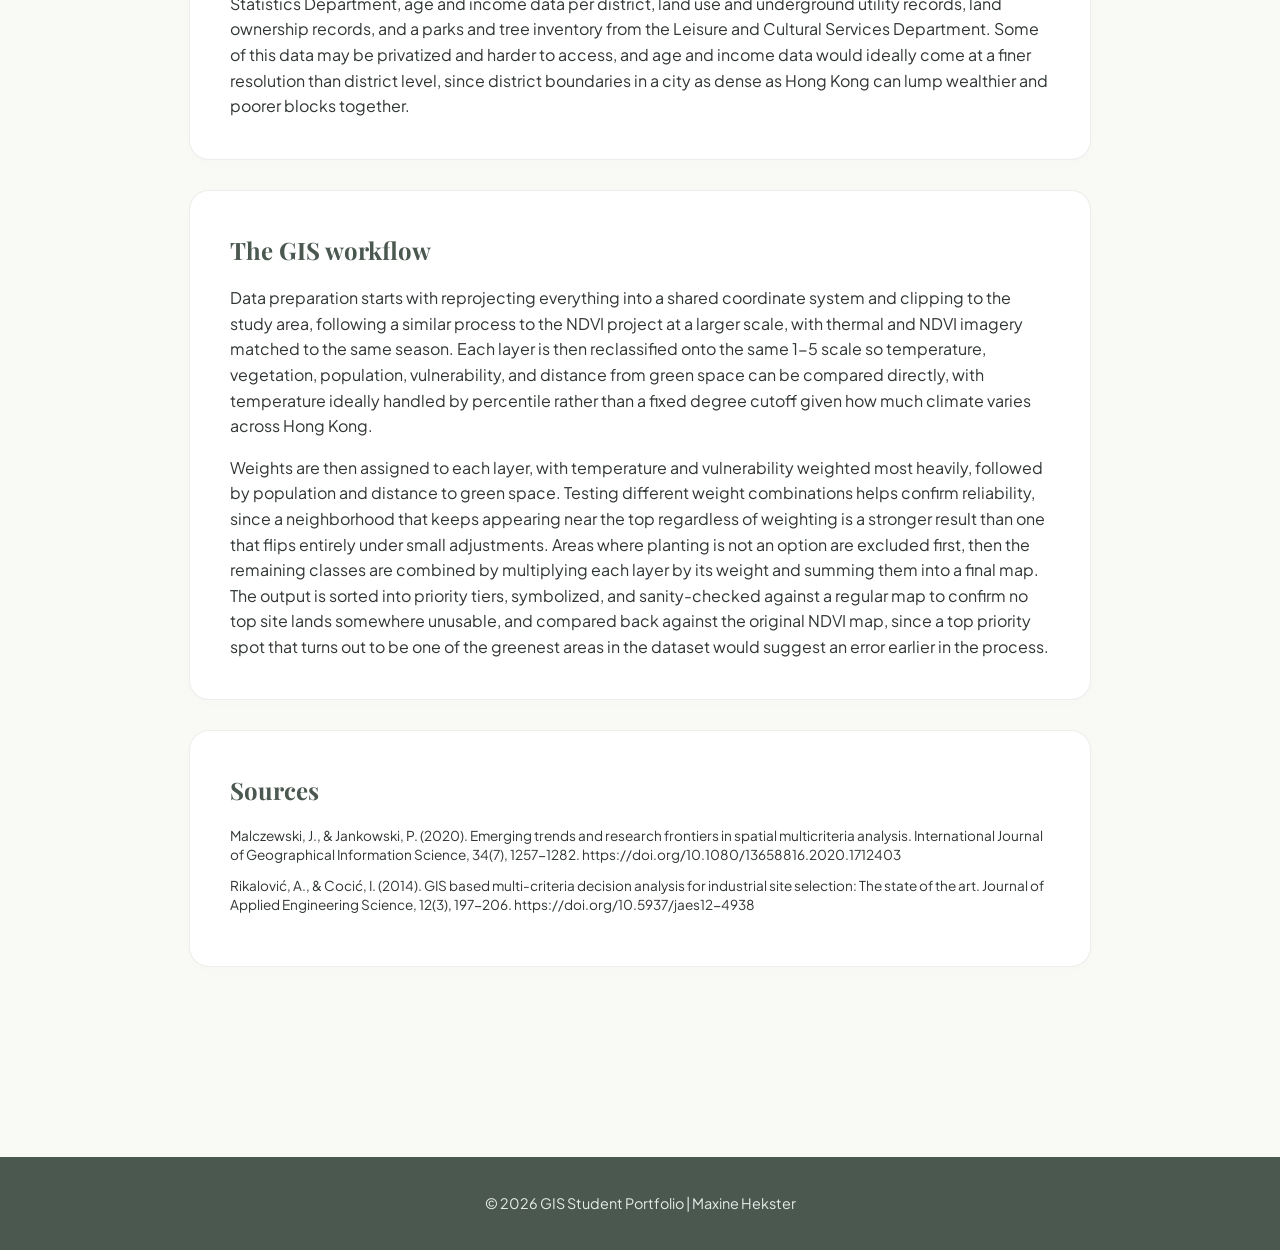
<file: projects/mca.html>
<!DOCTYPE html>
<html lang="en">
<head>
  <meta charset="UTF-8" />
  <meta name="viewport" content="width=device-width, initial-scale=1.0"/>
  <title>Multicriteria Analysis for Urban Tree Planting ~ GIS Portfolio</title>

  <link rel="preconnect" href="https://fonts.googleapis.com">
  <link rel="preconnect" href="https://fonts.gstatic.com" crossorigin>
  <link href="https://fonts.googleapis.com/css2?family=Playfair+Display:ital,wght@0,400..700;1,400..700&family=Plus+Jakarta+Sans:wght@300;400;500;600;700&display=swap" rel="stylesheet">

  <style>
    :root {
      --bg-cream: #F9F9F6;       
      --sage-light: #E6ECE9;     
      --sage-med: #BDC9C1;       
      --sage-dark: #4A5850;      
      --text-dark: #2F3532;      
      --white: #FFFFFF;
      --radius: 20px;            
    }

    * { box-sizing: border-box; margin: 0; padding: 0; }
    body { font-family: 'Plus Jakarta Sans', sans-serif; background-color: var(--bg-cream); color: var(--text-dark); line-height: 1.6; }
    .container { max-width: 950px; margin: 0 auto; padding: 0 24px; }
    
    header { background-color: rgba(249, 249, 246, 0.85); backdrop-filter: blur(12px); -webkit-backdrop-filter: blur(12px); position: sticky; top: 0; z-index: 1000; border-bottom: 1px solid rgba(189, 201, 193, 0.3); }
    nav { display: flex; justify-content: space-between; align-items: center; padding: 18px 0; }
    .logo { font-family: 'Playfair Display', serif; font-weight: 700; font-size: 1.35rem; color: var(--sage-dark); text-decoration: none; }
    .nav-links a { text-decoration: none; color: var(--text-dark); margin-left: 28px; font-weight: 500; font-size: 0.95rem; }

    .project-hero { padding: 80px 0 60px 0; background: linear-gradient(140deg, #F0F4F2 0%, #E6ECE9 100%); border-bottom: 1px solid var(--sage-light); text-align: center; }
    .project-hero h1 { font-family: 'Playfair Display', serif; font-size: 2.8rem; color: var(--sage-dark); margin-bottom: 16px; line-height: 1.2; }
    .project-meta { font-size: 1.05rem; color: #525C57; max-width: 700px; margin: 0 auto 24px auto; }
    .back-btn { display: inline-block; text-decoration: none; color: var(--sage-dark); font-weight: 600; font-size: 0.95rem; margin-bottom: 20px; }

    .content-section { padding: 60px 0 100px 0; }
    .media-card { background: var(--white); padding: 24px; border-radius: var(--radius); border: 1px solid rgba(189, 201, 193, 0.4); box-shadow: 0 10px 30px rgba(74, 88, 80, 0.04); margin-bottom: 44px; text-align: center; }
    .media-card img { max-width: 100%; height: auto; border-radius: calc(var(--radius) - 8px); }
    .caption { font-size: 0.9rem; color: #5E6962; margin-top: 14px; font-style: italic; }

    .qa-box { background: var(--white); padding: 40px; border-radius: var(--radius); border: 1px solid rgba(189, 201, 193, 0.3); margin-bottom: 30px; box-shadow: 0 4px 20px rgba(0,0,0,0.01); }
    .qa-box h3 { font-family: 'Playfair Display', serif; font-size: 1.5rem; color: var(--sage-dark); margin-bottom: 16px; }
    .qa-box p { margin-bottom: 16px; color: var(--text-dark); }
    .qa-box p:last-child { margin-bottom: 0; }
    .muted { font-size: 0.85rem; color: #5E6962; line-height: 1.4; margin-bottom: 12px !important; }

    footer { background-color: var(--sage-dark); color: var(--sage-light); text-align: center; padding: 35px 0; font-size: 0.9rem; margin-top: 60px; }
  </style>
</head>
<body>

  <header>
    <div class="container">
      <nav>
        <a href="../index.html" class="logo">Maxine Hekster</a>
        <div class="nav-links">
          <a href="../index.html#about">About</a>
          <a href="../index.html#maps">Maps</a>
          <a href="../index.html#skills">Skills</a>
          <a href="../index.html#contact">Contact</a>
        </div>
      </nav>
    </div>
  </header>

  <section class="project-hero">
    <div class="container">
      <a href="../index.html#maps" class="back-btn">← Back to Portfolio</a>
      <h1>Multicriteria Analysis for Urban Tree Planting</h1>
      <p class="project-meta">
        A weighted overlay workflow graphic identifying priority sites for tree planting in Hong Kong to reduce urban heat exposure.
      </p>
    </div>
  </section>

  <section class="content-section">
    <div class="container">

      <div class="media-card">
        <img src="../images/06-mca.jpg" alt="Hong Kong Urban Heat Multicriteria Analysis workflow diagram">
        <div class="caption">MCA workflow: criteria, data sources, GIS analysis steps, and decision map output. Grey nodes indicate hard exclusions.</div>
      </div>

      <div class="qa-box">
        <h3>What is multicriteria analysis?</h3>
        <p>
          Multicriteria analysis (MCA) combines several spatial criteria into a single map so that a final
          decision can account for many factors at once rather than just one. Most urban planning or
          environmental questions cannot be answered using a single dataset, so MCA offers a solution. A flood
          map alone, for example, cannot show where buildings are or where pollution is highest. MCA
          standardizes each criterion onto a common scale, assigns it a relative weight, and merges them into a
          single output surface.
        </p>
        <p>
          GIS makes this combination possible at a spatial scale. Distance, elevation, air pollution, and
          population density can each exist as their own layer, letting GIS software reclassify the values of
          each and combine them using the raster calculator into one output layer. MCA is typically used wherever
          decisions involve trade-offs between competing values, such as identifying sites for urban development,
          prioritizing land for conservation, or locating new public transportation or health infrastructure
          (Malczewski & Jankowski, 2020).
        </p>
      </div>

      <div class="qa-box">
        <h3>The problem</h3>
        <p>
          The workflow identifies which neighborhoods in Hong Kong should be prioritized for new trees or
          greenery to reduce urban heat exposure, focused on areas that need it most rather than areas that are
          simply easiest to plant. Residents in dense, low vegetation, lower income neighborhoods often experience the
          worst heat exposure while having the least private outdoor space to fix it themselves. Urban
          planners need sites that are physically capable of supporting trees, not filled with concrete or
          underground infrastructure, and likely to produce a real cooling benefit once planted. MCA fits this
          problem because the best site for a tree is not simply the warmest spot, but the hottest spot that is
          also feasible to plant and serves the people who need it most.
        </p>
      </div>

      <div class="qa-box">
        <h3>The criteria</h3>
        <p>
          Seven criteria drive the analysis. Land surface temperature, from thermal satellite bands, is treated
          as the core issue. Existing vegetation prioritizes areas with little to no greenery, largely
          overlapping with the urban core. Population density prioritizes higher density areas, since cooling
          benefits need to reach people. Age and income prioritize areas with more elderly or lower income
          residents, who are more vulnerable to heat illness and less likely to have air conditioning or the
          option to leave during a heat wave. Available space and land ownership both act as hard cutoffs,
          excluding sites with no physical room or no valid access agreement regardless of how well they score
          elsewhere. Distance from existing green space prioritizes areas farther from a park or street tree,
          since new green space does more good where nothing is currently nearby.
        </p>
      </div>

      <div class="qa-box">
        <h3>The data</h3>
        <p>
          This workflow draws on Landsat or Sentinel-2 thermal imagery for surface temperature, the same
          Sentinel-2 NDVI data used in the vegetation project, population density by district from the Hong
          Kong Census and Statistics Department, age and income data per district, land use and underground
          utility records, land ownership records, and a parks and tree inventory from the Leisure and Cultural
          Services Department. Some of this data may be privatized and harder to access, and age and income data
          would ideally come at a finer resolution than district level, since district boundaries in a city as
          dense as Hong Kong can lump wealthier and poorer blocks together. 
        </p>
      </div>

      <div class="qa-box">
        <h3>The GIS workflow</h3>
        <p>
          Data preparation starts with reprojecting everything into a shared coordinate system and clipping to
          the study area, following a similar process to the NDVI project at a larger scale, with thermal and
          NDVI imagery matched to the same season. Each layer is then reclassified onto the same 1-5 scale so
          temperature, vegetation, population, vulnerability, and distance from green space can be compared
          directly, with temperature ideally handled by percentile rather than a fixed degree cutoff given how
          much climate varies across Hong Kong.
        </p>
        <p>
          Weights are then assigned to each layer, with temperature and vulnerability weighted most heavily,
          followed by population and distance to green space. Testing different weight combinations helps
          confirm reliability, since a neighborhood that keeps appearing near the top regardless of weighting is
          a stronger result than one that flips entirely under small adjustments. Areas where planting is not an
          option are excluded first, then the remaining classes are combined by multiplying each layer by its
          weight and summing them into a final map. The output is sorted into priority tiers, symbolized, and
          sanity-checked against a regular map to confirm no top site lands somewhere unusable, and compared back
          against the original NDVI map, since a top priority spot that turns out to be one of the greenest areas
          in the dataset would suggest an error earlier in the process.
        </p>
      </div>

      <div class="qa-box">
        <h3>Sources</h3>
        <p class="muted">
          Malczewski, J., & Jankowski, P. (2020). Emerging trends and research frontiers in spatial
          multicriteria analysis. International Journal of Geographical Information Science, 34(7), 1257-1282.
          https://doi.org/10.1080/13658816.2020.1712403
        </p>
        <p class="muted">
          Rikalović, A., & Cocić, I. (2014). GIS based multi-criteria decision analysis for industrial site
          selection: The state of the art. Journal of Applied Engineering Science, 12(3), 197-206.
          https://doi.org/10.5937/jaes12-4938
        </p>
      </div>

    </div>
  </section>

  <footer>
    <div class="container">
      © 2026 GIS Student Portfolio | Maxine Hekster
    </div>
  </footer>

</body>
</html>
</file>
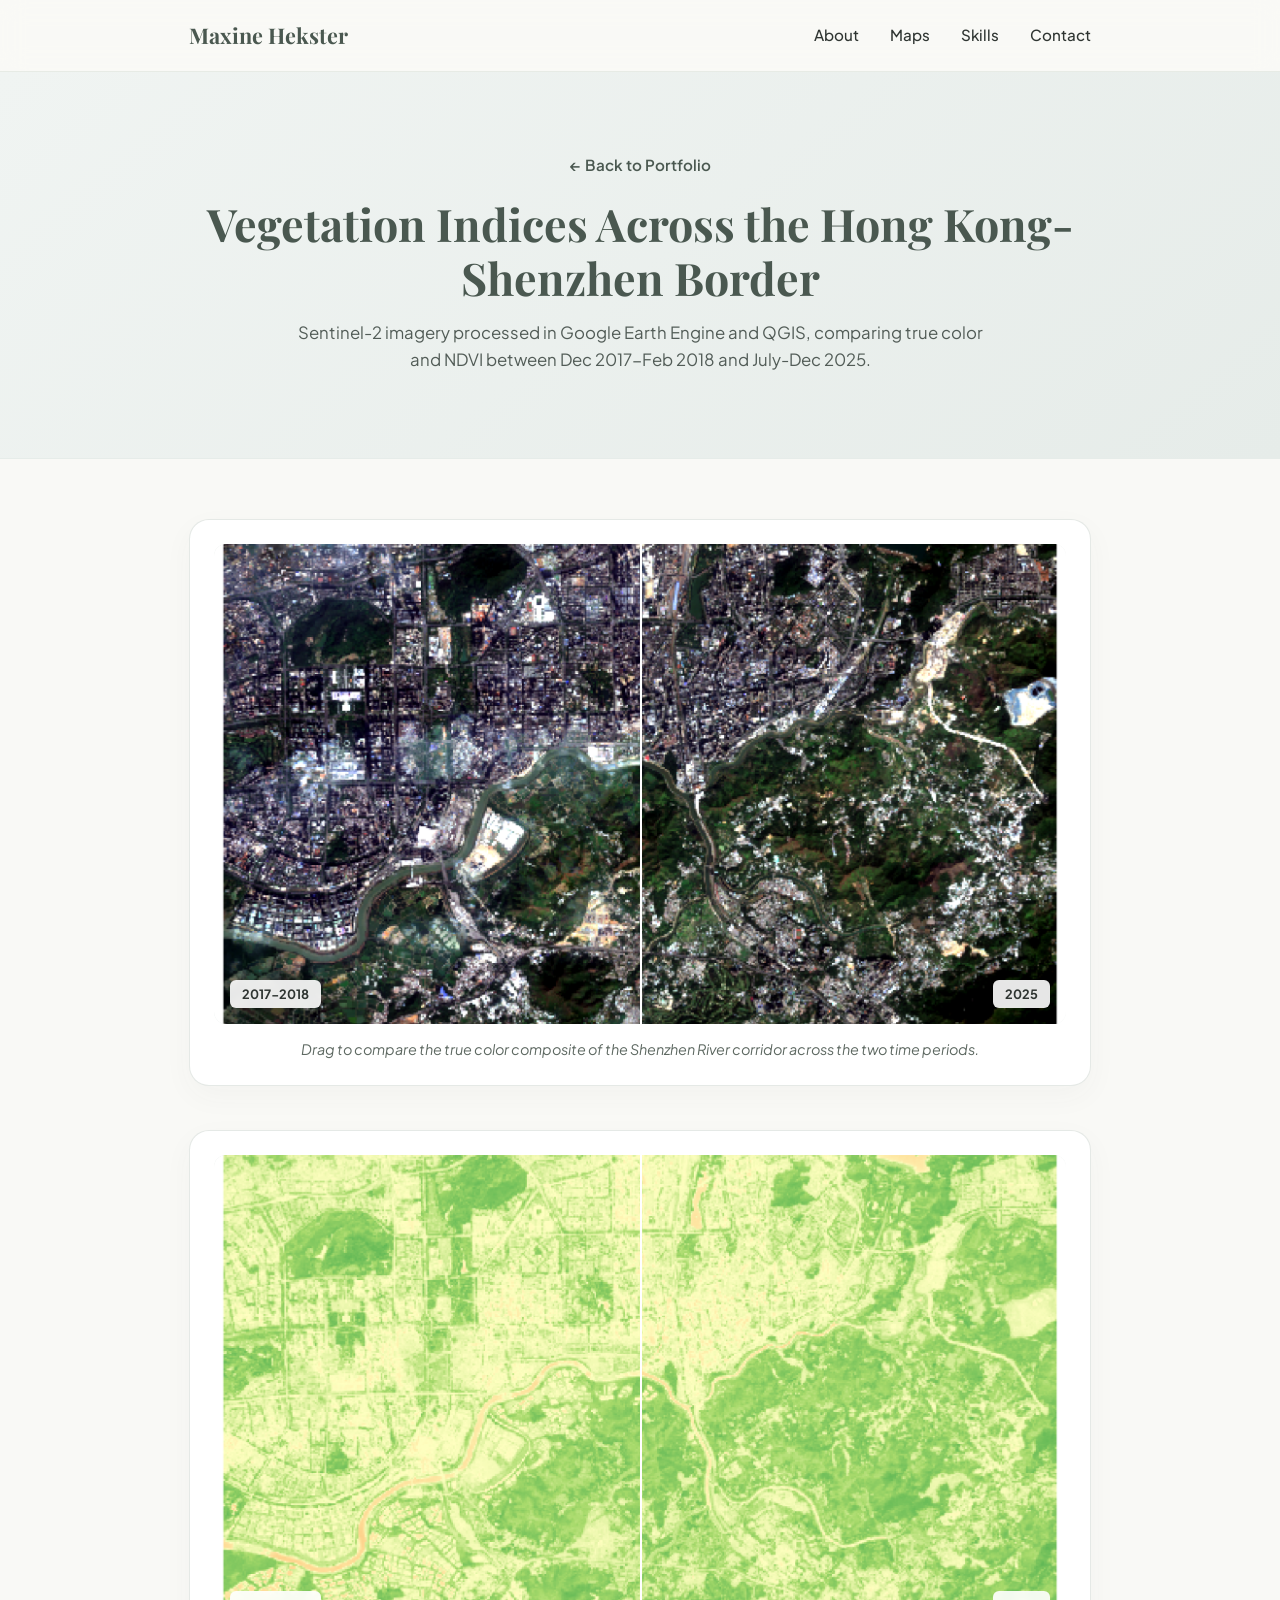
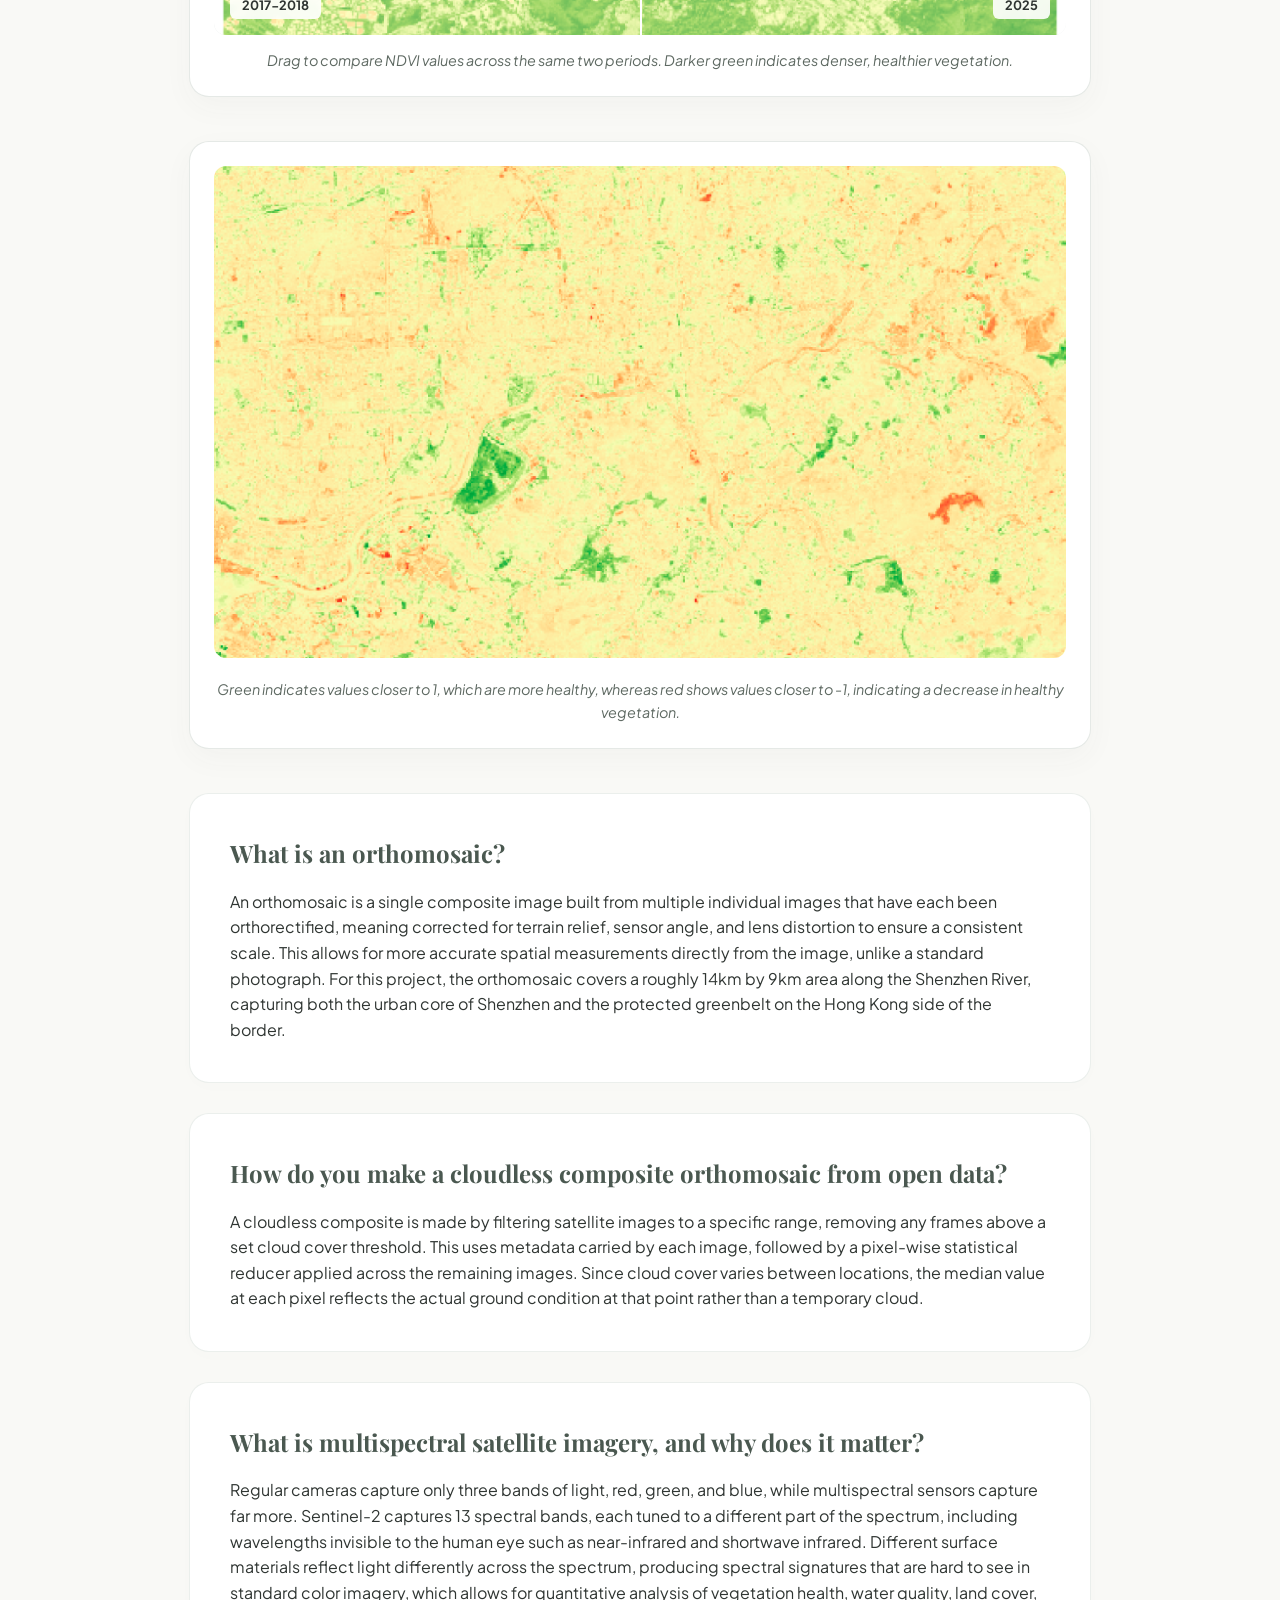
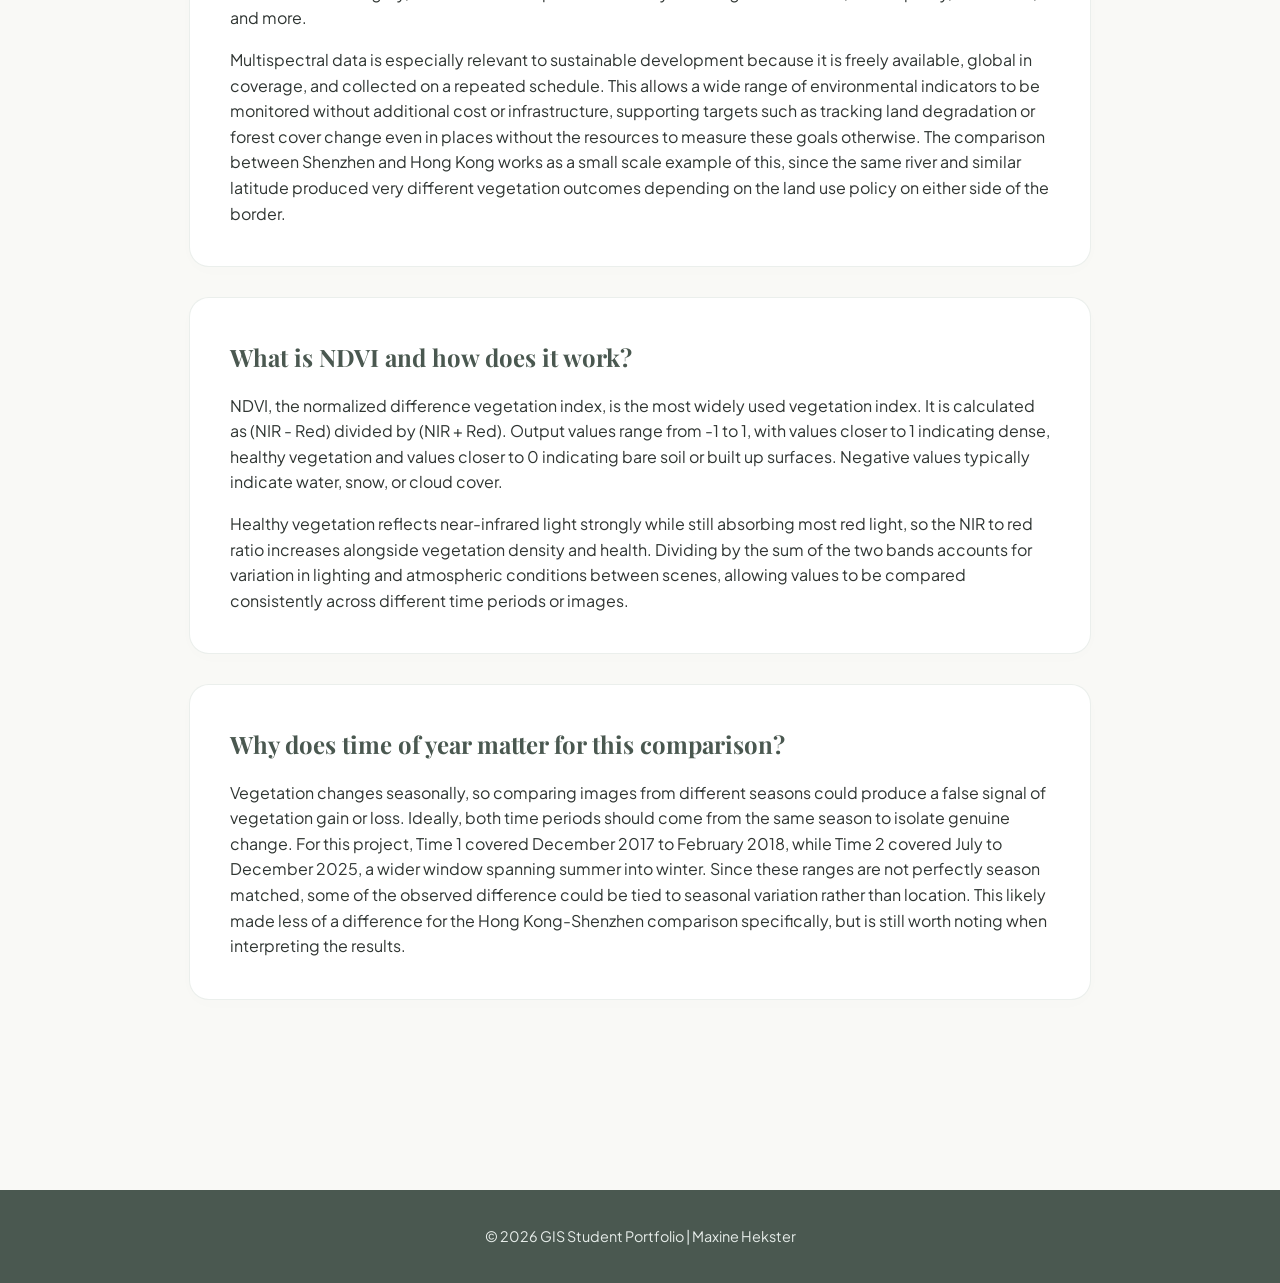
<file: projects/vegetation.html>
<!DOCTYPE html>
<html lang="en">
<head>
  <meta charset="UTF-8" />
  <meta name="viewport" content="width=device-width, initial-scale=1.0"/>
  <title>Vegetation Indices: Hong Kong-Shenzhen Border ~ GIS Portfolio</title>

  <link rel="preconnect" href="https://fonts.googleapis.com">
  <link rel="preconnect" href="https://fonts.gstatic.com" crossorigin>
  <link href="https://fonts.googleapis.com/css2?family=Playfair+Display:ital,wght@0,400..700;1,400..700&family=Plus+Jakarta+Sans:wght@300;400;500;600;700&display=swap" rel="stylesheet">

  <style>
    :root {
      --bg-cream: #F9F9F6;       
      --sage-light: #E6ECE9;     
      --sage-med: #BDC9C1;       
      --sage-dark: #4A5850;      
      --text-dark: #2F3532;      
      --white: #FFFFFF;
      --radius: 20px;            
    }

    * { box-sizing: border-box; margin: 0; padding: 0; }
    body { font-family: 'Plus Jakarta Sans', sans-serif; background-color: var(--bg-cream); color: var(--text-dark); line-height: 1.6; }
    .container { max-width: 950px; margin: 0 auto; padding: 0 24px; }
    
    header { background-color: rgba(249, 249, 246, 0.85); backdrop-filter: blur(12px); -webkit-backdrop-filter: blur(12px); position: sticky; top: 0; z-index: 1000; border-bottom: 1px solid rgba(189, 201, 193, 0.3); }
    nav { display: flex; justify-content: space-between; align-items: center; padding: 18px 0; }
    .logo { font-family: 'Playfair Display', serif; font-weight: 700; font-size: 1.35rem; color: var(--sage-dark); text-decoration: none; }
    .nav-links a { text-decoration: none; color: var(--text-dark); margin-left: 28px; font-weight: 500; font-size: 0.95rem; }

    .project-hero { padding: 80px 0 60px 0; background: linear-gradient(140deg, #F0F4F2 0%, #E6ECE9 100%); border-bottom: 1px solid var(--sage-light); text-align: center; }
    .project-hero h1 { font-family: 'Playfair Display', serif; font-size: 2.8rem; color: var(--sage-dark); margin-bottom: 16px; line-height: 1.2; }
    .project-meta { font-size: 1.05rem; color: #525C57; max-width: 700px; margin: 0 auto 24px auto; }
    .back-btn { display: inline-block; text-decoration: none; color: var(--sage-dark); font-weight: 600; font-size: 0.95rem; margin-bottom: 20px; }

    .content-section { padding: 60px 0 100px 0; }
    
    /* Comparison Slider Styles */
    .media-card { background: var(--white); padding: 24px; border-radius: var(--radius); border: 1px solid rgba(189, 201, 193, 0.4); box-shadow: 0 10px 30px rgba(74, 88, 80, 0.04); margin-bottom: 44px; }
    .compare-slider { position: relative; width: 100%; height: 480px; border-radius: calc(var(--radius) - 8px); overflow: hidden; background-color: var(--sage-light); margin-bottom: 8px; }
    .compare-slider img { width: 100%; height: 100%; object-fit: cover; position: absolute; top: 0; left: 0; }
    .compare-after { clip-path: inset(0 0 0 50%); }
    .compare-divider { position: absolute; top: 0; bottom: 0; left: 50%; width: 2px; background: white; z-index: 3; }
    .compare-label { position: absolute; bottom: 16px; background: rgba(255,255,255,0.9); backdrop-filter: blur(4px); padding: 4px 12px; font-size: 0.8rem; border-radius: 6px; font-weight: bold; color: var(--text-dark); z-index: 4; }
    .compare-label.left { left: 16px; }
    .compare-label.right { right: 16px; }
    .compare-range { position: absolute; top: 0; left: 0; width: 100%; height: 100%; opacity: 0; cursor: ew-resize; z-index: 5; }
    .caption { font-size: 0.9rem; color: #5E6962; text-align: center; font-style: italic; margin-top: 14px; }

    /* Static image inside media card context */
    .static-card { background: var(--white); padding: 24px; border-radius: var(--radius); border: 1px solid rgba(189, 201, 193, 0.4); box-shadow: 0 10px 30px rgba(74, 88, 80, 0.04); margin-bottom: 44px; text-align: center; }
    .static-card img { max-width: 100%; height: auto; border-radius: calc(var(--radius) - 8px); }

    .qa-box { background: var(--white); padding: 40px; border-radius: var(--radius); border: 1px solid rgba(189, 201, 193, 0.3); margin-bottom: 30px; box-shadow: 0 4px 20px rgba(0,0,0,0.01); }
    .qa-box h3 { font-family: 'Playfair Display', serif; font-size: 1.5rem; color: var(--sage-dark); margin-bottom: 16px; }
    .qa-box p { margin-bottom: 16px; color: var(--text-dark); }
    .qa-box p:last-child { margin-bottom: 0; }

    footer { background-color: var(--sage-dark); color: var(--sage-light); text-align: center; padding: 35px 0; font-size: 0.9rem; margin-top: 60px; }
  </style>
</head>
<body>

  <header>
    <div class="container">
      <nav>
        <a href="../index.html" class="logo">Maxine Hekster</a>
        <div class="nav-links">
          <a href="../index.html#about">About</a>
          <a href="../index.html#maps">Maps</a>
          <a href="../index.html#skills">Skills</a>
          <a href="../index.html#contact">Contact</a>
        </div>
      </nav>
    </div>
  </header>

  <section class="project-hero">
    <div class="container">
      <a href="../index.html#maps" class="back-btn">← Back to Portfolio</a>
      <h1>Vegetation Indices Across the Hong Kong-Shenzhen Border</h1>
      <p class="project-meta">
        Sentinel-2 imagery processed in Google Earth Engine and QGIS, comparing true color and NDVI between Dec 2017-Feb 2018 and July-Dec 2025.
      </p>
    </div>
  </section>

  <section class="content-section">
    <div class="container">

      <div class="media-card">
        <div class="compare-slider" id="trueColorCompare">
          <img class="compare-before" src="../images/04c-truecolor-2018.jpg" alt="True color composite of Shenzhen and Hong Kong border, 2018">
          <img class="compare-after" src="../images/04d-truecolor-2025.jpg" alt="True color composite of Shenzhen and Hong Kong border, 2025">
          <div class="compare-divider"></div>
          <div class="compare-label left">2017-2018</div>
          <div class="compare-label right">2025</div>
          <input type="range" class="compare-range" min="0" max="100" value="50" oninput="updateCompare('trueColorCompare', this.value)">
        </div>
        <div class="caption">Drag to compare the true color composite of the Shenzhen River corridor across the two time periods.</div>
      </div>

      <div class="media-card">
        <div class="compare-slider" id="ndviCompare">
          <img class="compare-before" src="../images/04a-ndvi-2018.jpg" alt="NDVI at Hong Kong Shenzhen border, 2018">
          <img class="compare-after" src="../images/04b-ndvi-2025.jpg" alt="NDVI at Hong Kong Shenzhen border, 2025">
          <div class="compare-divider"></div>
          <div class="compare-label left">2017-2018</div>
          <div class="compare-label right">2025</div>
          <input type="range" class="compare-range" min="0" max="100" value="50" oninput="updateCompare('ndviCompare', this.value)">
        </div>
        <div class="caption">Drag to compare NDVI values across the same two periods. Darker green indicates denser, healthier vegetation.</div>
      </div>

      <div class="static-card">
        <img src="../images/04e-ndvi-change.jpg" alt="NDVI change map, Hong Kong Shenzhen border">
        <div class="caption">Green indicates values closer to 1, which are more healthy, whereas red shows values closer to -1, indicating a decrease in healthy vegetation.</div>
      </div>

      <div class="qa-box">
        <h3>What is an orthomosaic?</h3>
        <p>
          An orthomosaic is a single composite image built from multiple individual images that have each been
          orthorectified, meaning corrected for terrain relief, sensor angle, and lens distortion to ensure a
          consistent scale. This allows for more accurate spatial measurements directly from the image, unlike
          a standard photograph. For this project, the orthomosaic covers a roughly 14km by 9km area along the
          Shenzhen River, capturing both the urban core of Shenzhen and the protected greenbelt on the Hong Kong
          side of the border.
        </p>
      </div>

      <div class="qa-box">
        <h3>How do you make a cloudless composite orthomosaic from open data?</h3>
        <p>
          A cloudless composite is made by filtering satellite images to a specific range, removing any frames
          above a set cloud cover threshold. This uses metadata carried by each image, followed by a pixel-wise
          statistical reducer applied across the remaining images. Since cloud cover varies between locations,
          the median value at each pixel reflects the actual ground condition at that point rather than a
          temporary cloud.
        </p>
      </div>

      <div class="qa-box">
        <h3>What is multispectral satellite imagery, and why does it matter?</h3>
        <p>
          Regular cameras capture only three bands of light, red, green, and blue, while multispectral sensors
          capture far more. Sentinel-2 captures 13 spectral bands, each tuned to a different part of the
          spectrum, including wavelengths invisible to the human eye such as near-infrared and shortwave
          infrared. Different surface materials reflect light differently across the spectrum, producing
          spectral signatures that are hard to see in standard color imagery, which allows for quantitative
          analysis of vegetation health, water quality, land cover, and more.
        </p>
        <p>
          Multispectral data is especially relevant to sustainable development because it is freely available,
          global in coverage, and collected on a repeated schedule. This allows a wide range of environmental
          indicators to be monitored without additional cost or infrastructure, supporting targets such as
          tracking land degradation or forest cover change even in places without the resources to measure
          these goals otherwise. The comparison between Shenzhen and Hong Kong works as a small scale example of
          this, since the same river and similar latitude produced very different vegetation outcomes depending
          on the land use policy on either side of the border.
        </p>
      </div>

      <div class="qa-box">
        <h3>What is NDVI and how does it work?</h3>
        <p>
          NDVI, the normalized difference vegetation index, is the most widely used vegetation index. It is
          calculated as (NIR - Red) divided by (NIR + Red). Output values range from -1 to 1, with values closer
          to 1 indicating dense, healthy vegetation and values closer to 0 indicating bare soil or built up
          surfaces. Negative values typically indicate water, snow, or cloud cover.
        </p>
        <p>
          Healthy vegetation reflects near-infrared light strongly while still absorbing most red light, so the
          NIR to red ratio increases alongside vegetation density and health. Dividing by the sum of the two
          bands accounts for variation in lighting and atmospheric conditions between scenes, allowing values to
          be compared consistently across different time periods or images.
        </p>
      </div>

      <div class="qa-box">
        <h3>Why does time of year matter for this comparison?</h3>
        <p>
          Vegetation changes seasonally, so comparing images from different seasons could produce a false signal
          of vegetation gain or loss. Ideally, both time periods should come from the same season to isolate
          genuine change. For this project, Time 1 covered December 2017 to February 2018, while Time 2 covered
          July to December 2025, a wider window spanning summer into winter. Since these ranges are not
          perfectly season matched, some of the observed difference could be tied to seasonal variation rather
          than location. This likely made less of a difference for the Hong Kong-Shenzhen comparison specifically,
          but is still worth noting when interpreting the results.
        </p>
      </div>

    </div>
  </section>

  <footer>
    <div class="container">
      © 2026 GIS Student Portfolio | Maxine Hekster
    </div>
  </footer>

  <script>
    function updateCompare(id, val) {
      const slider = document.getElementById(id);
      const afterImg = slider.querySelector('.compare-after');
      const divider = slider.querySelector('.compare-divider');
      afterImg.style.clipPath = `inset(0 0 0 ${val}%)`;
      divider.style.left = `${val}%`;
    }
  </script>
</body>
</html>
</file>
